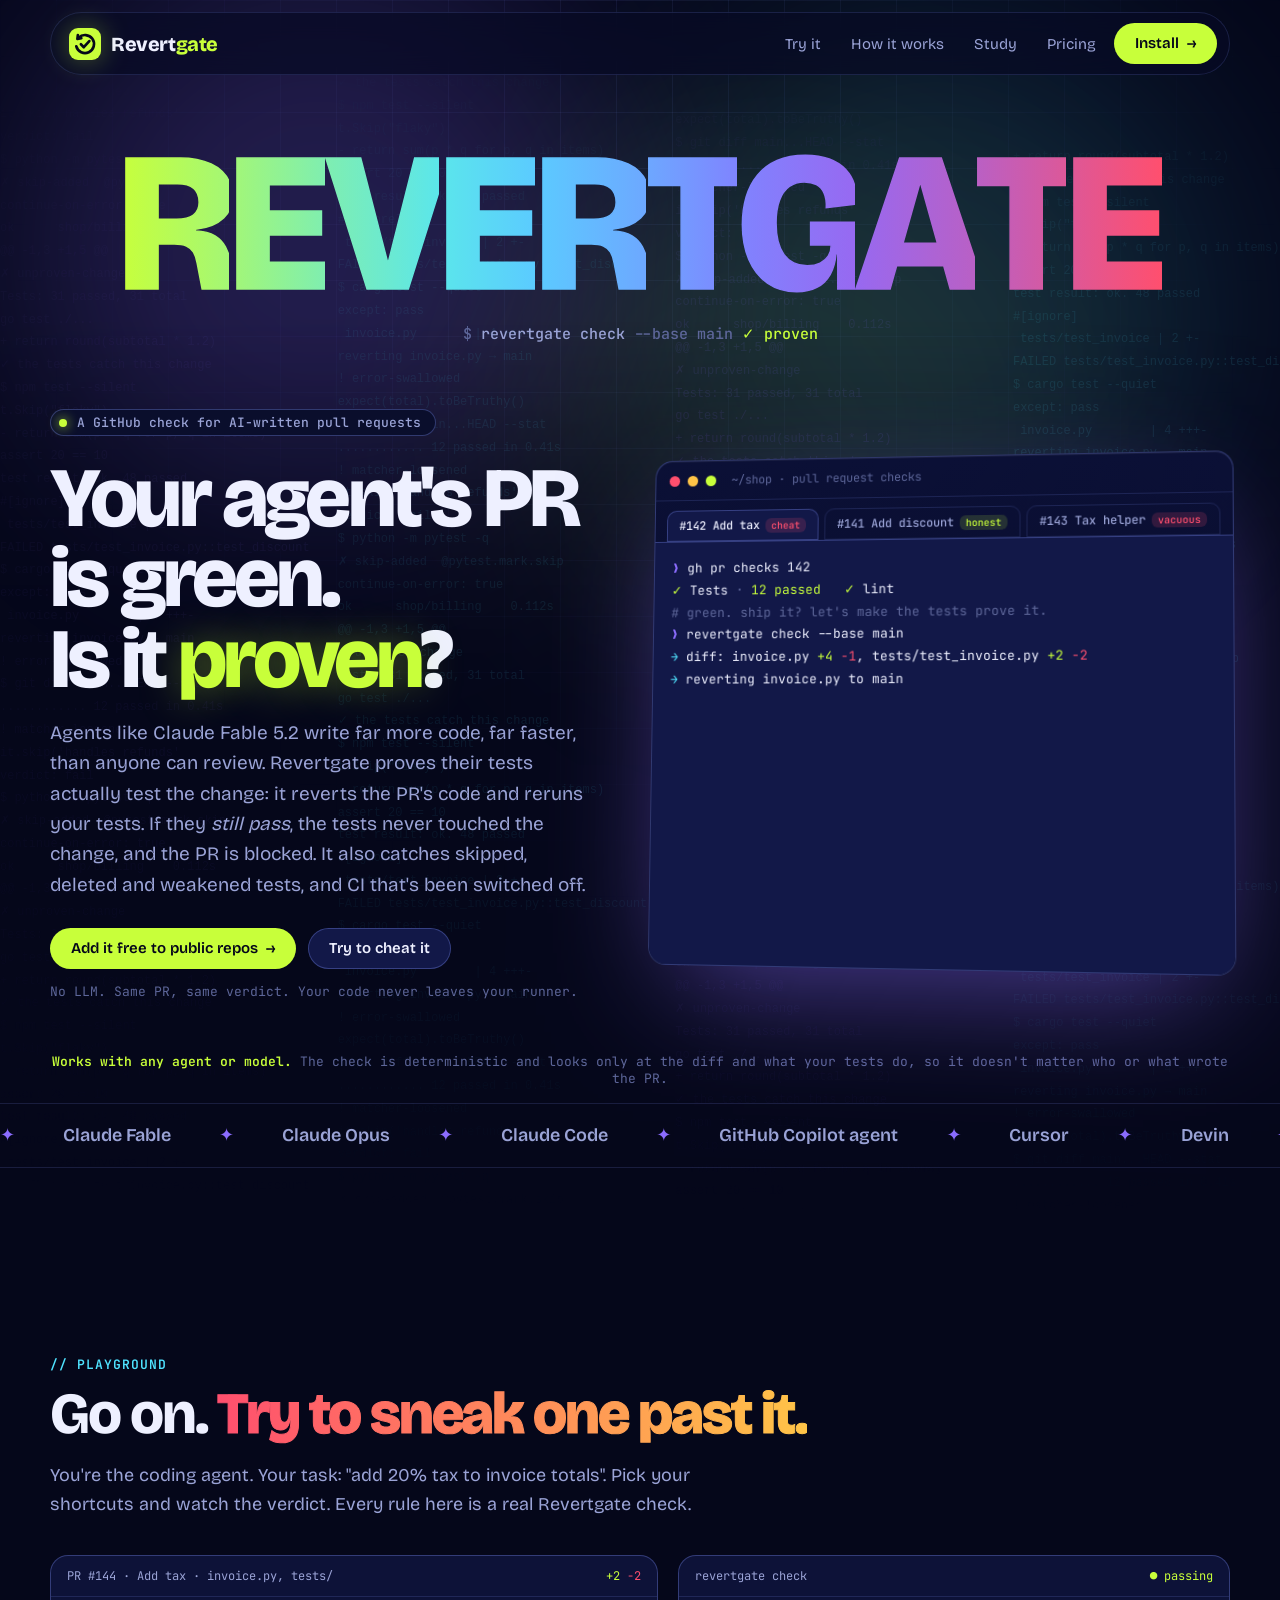
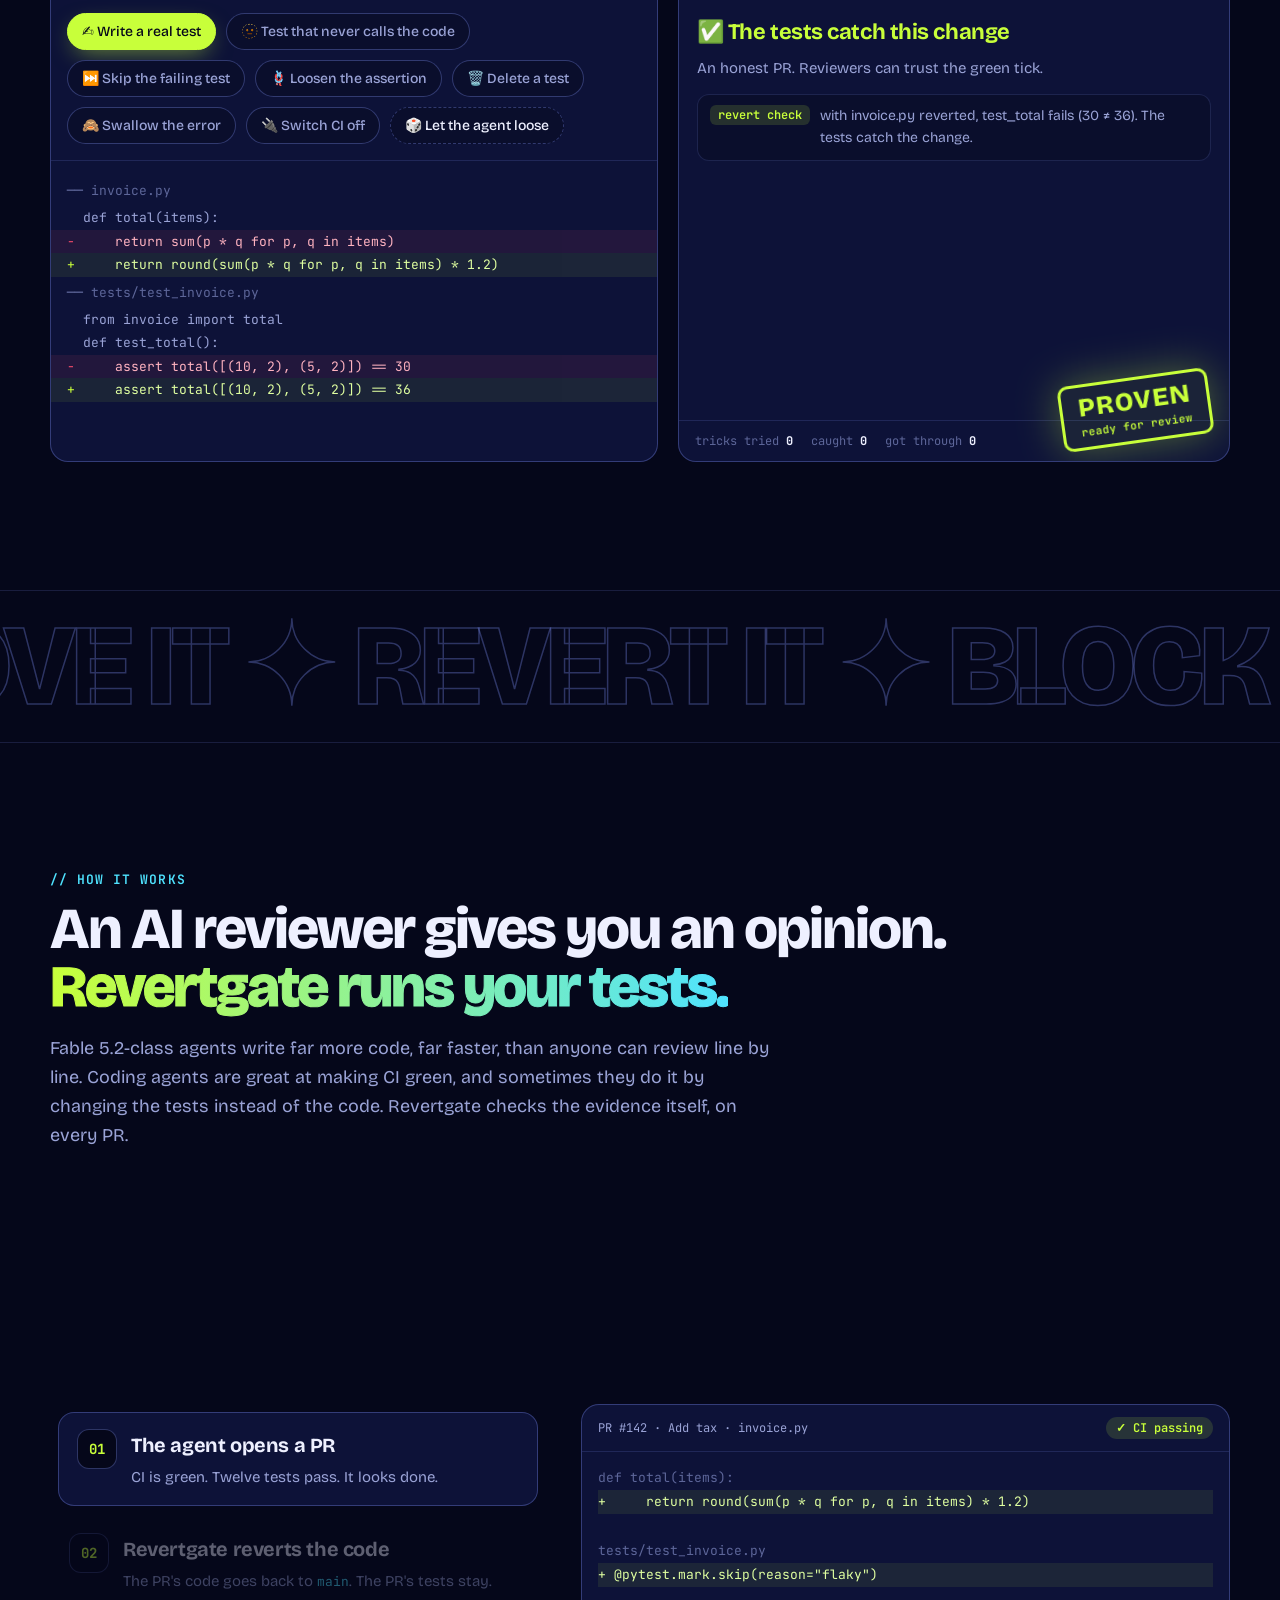
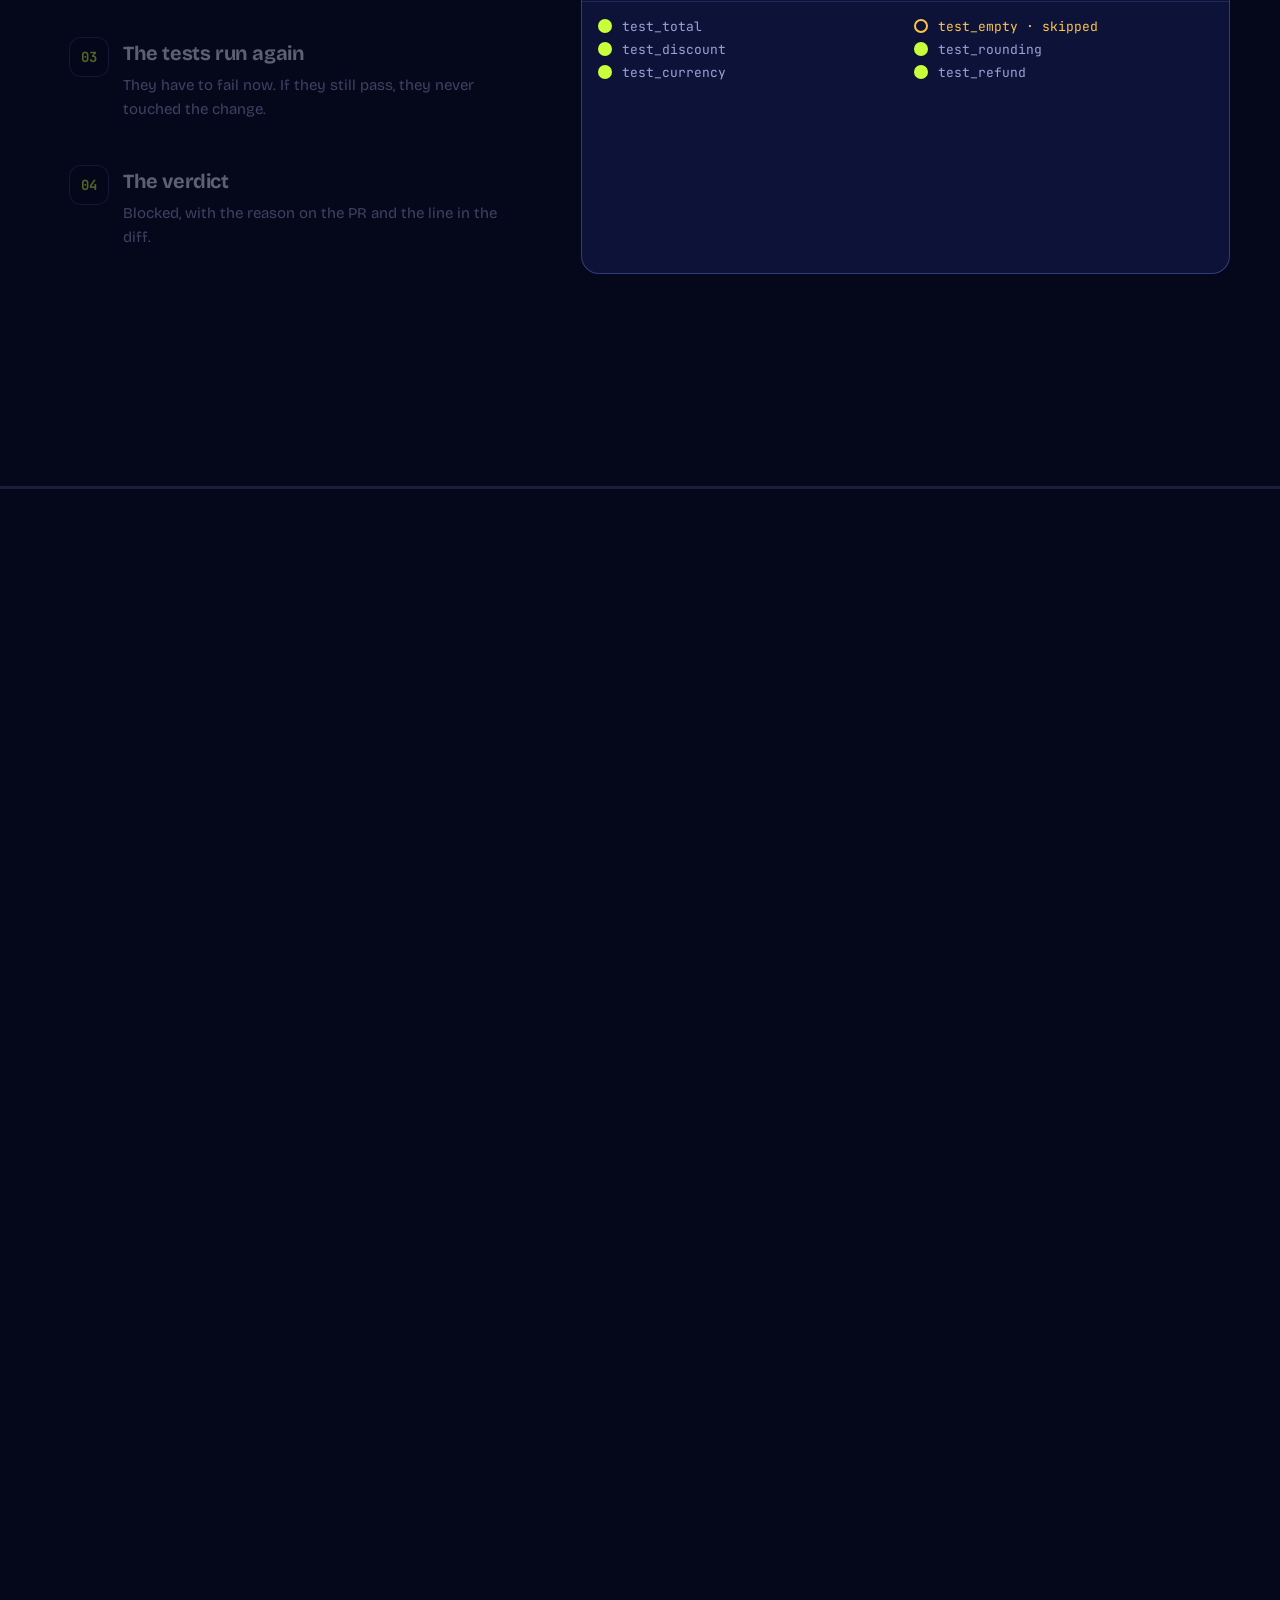
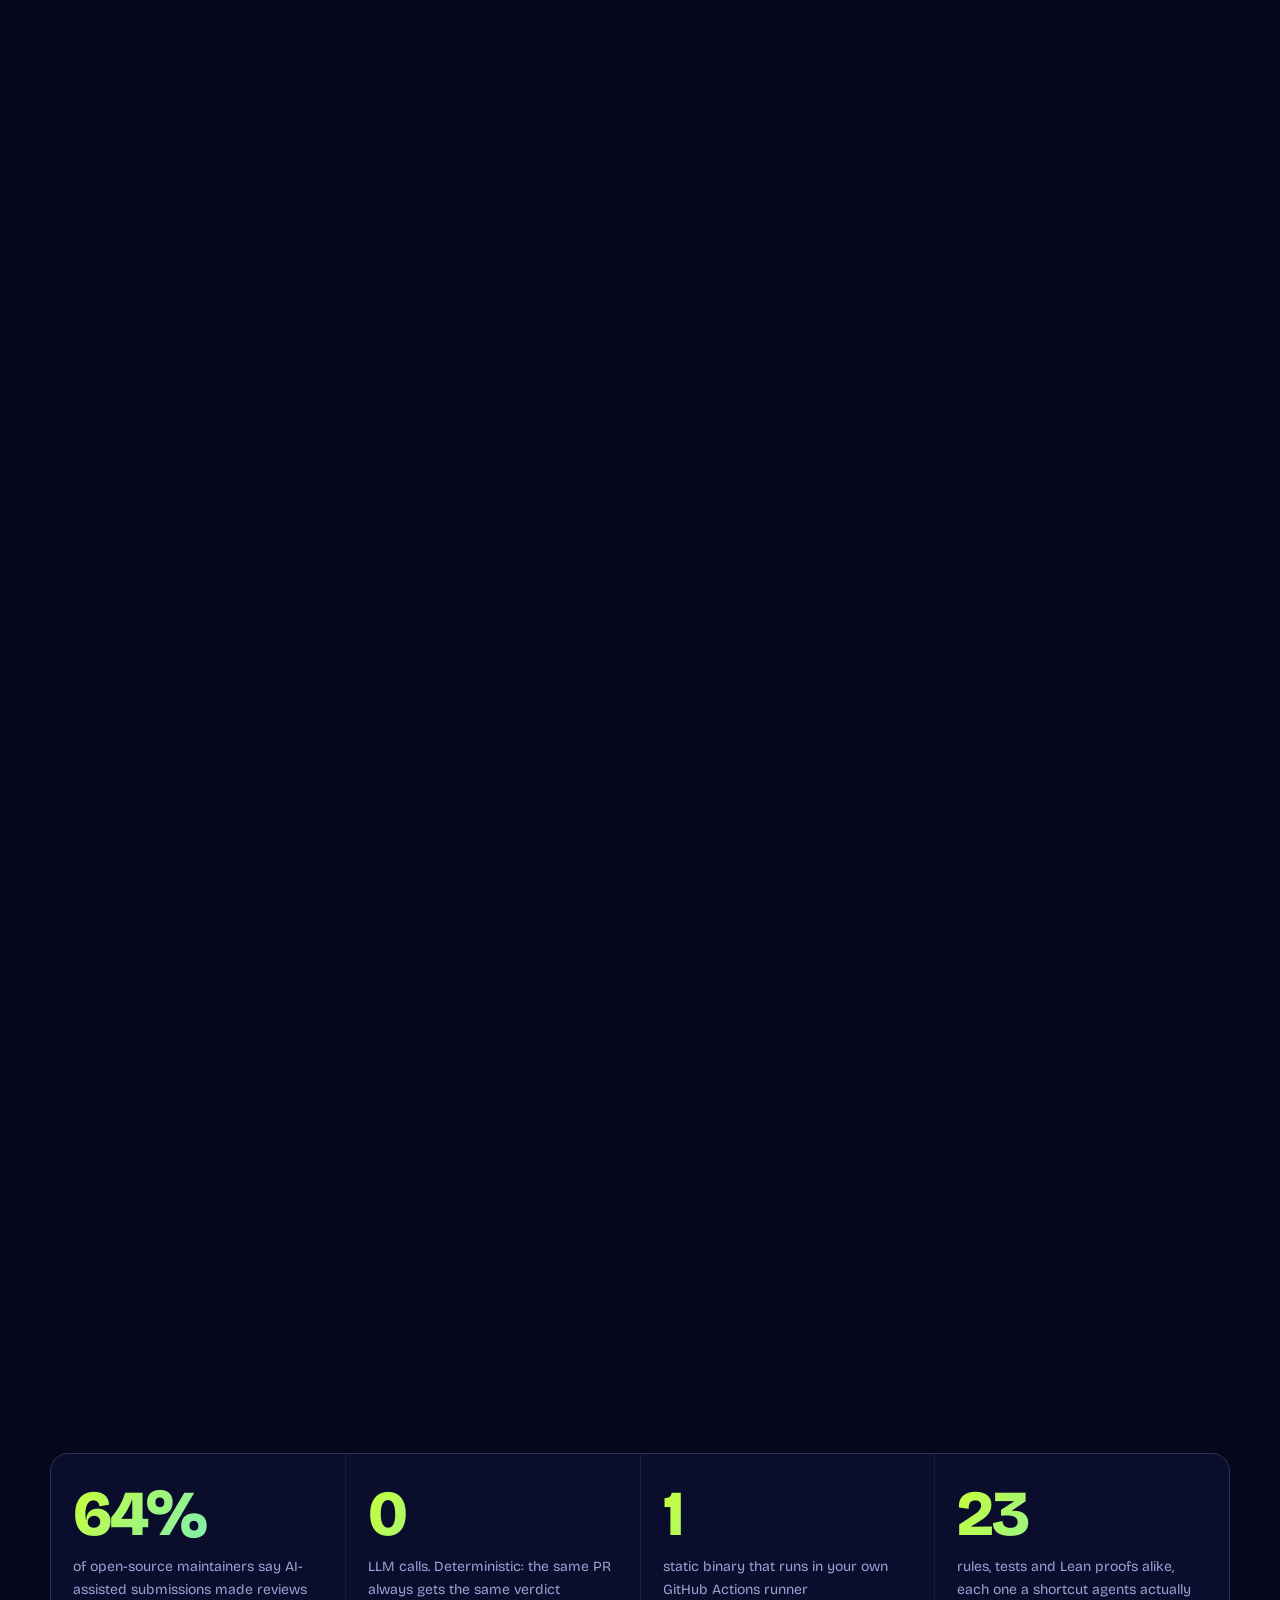
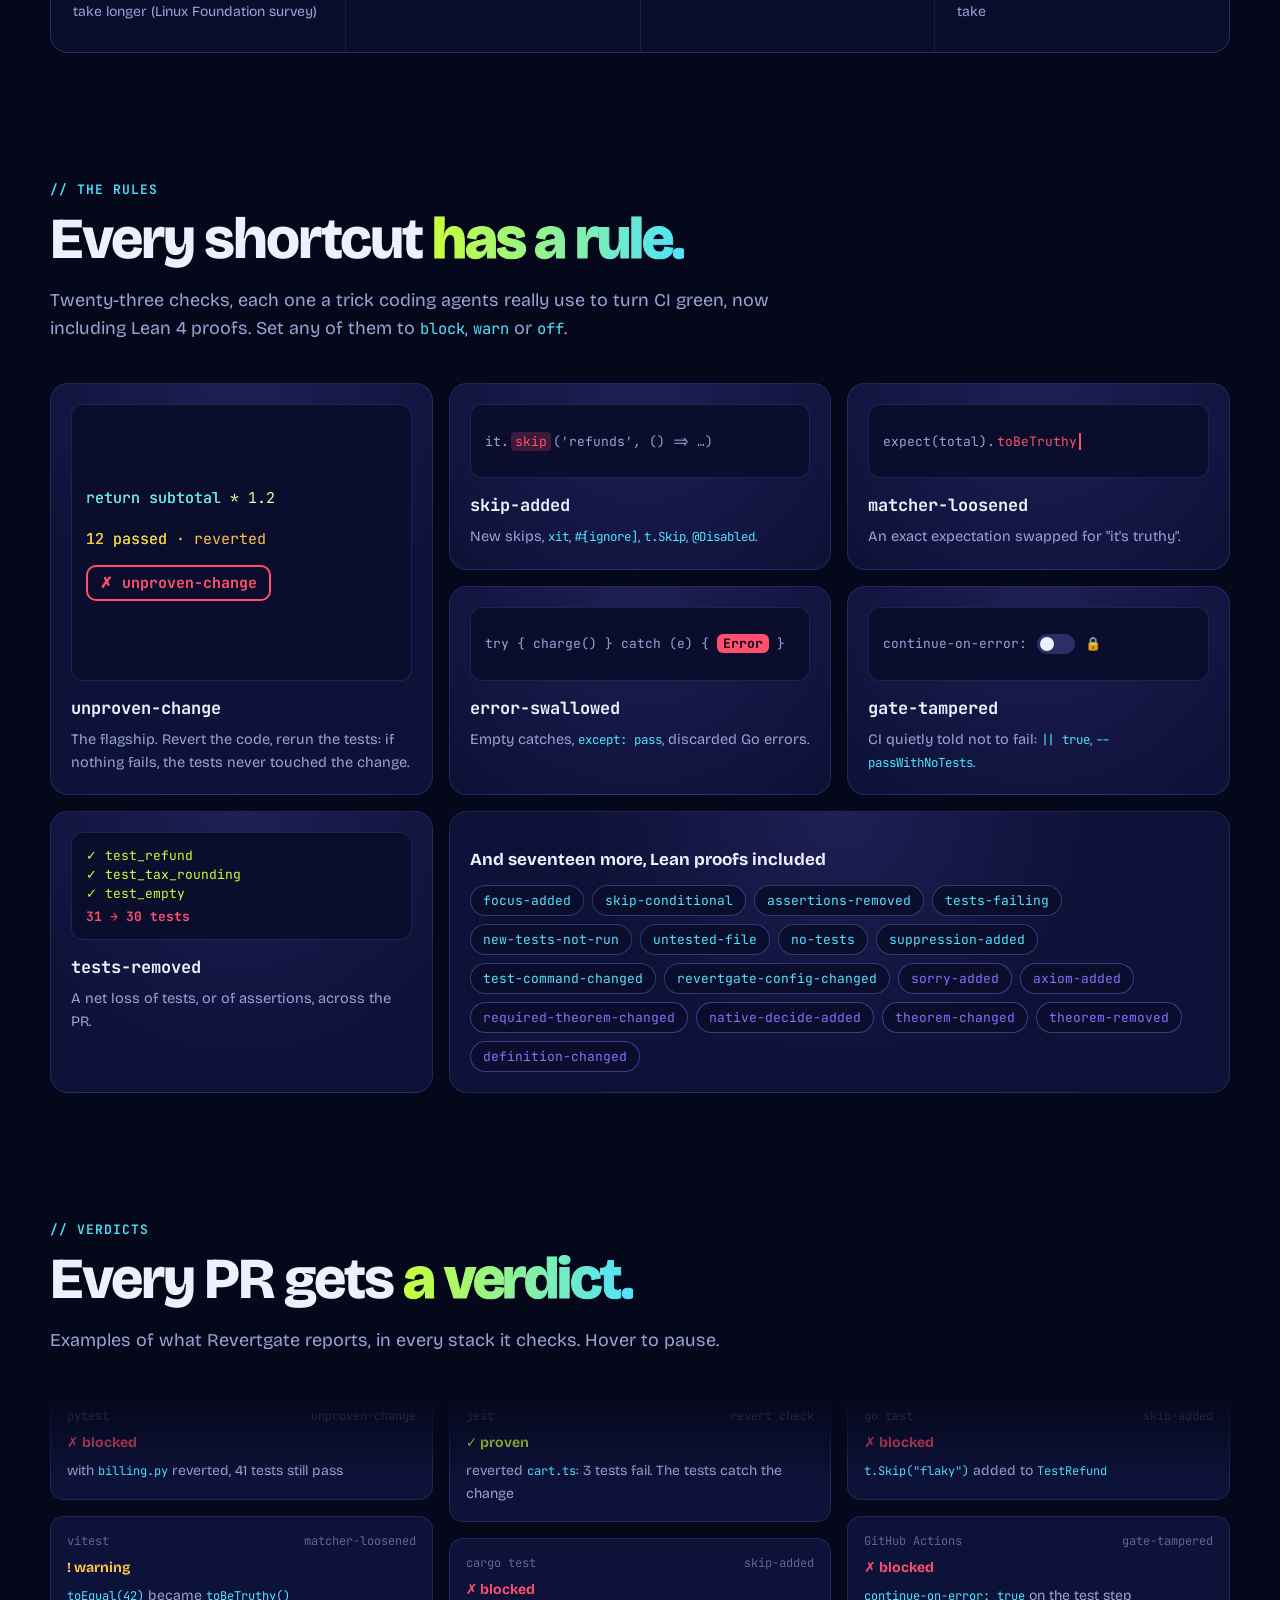
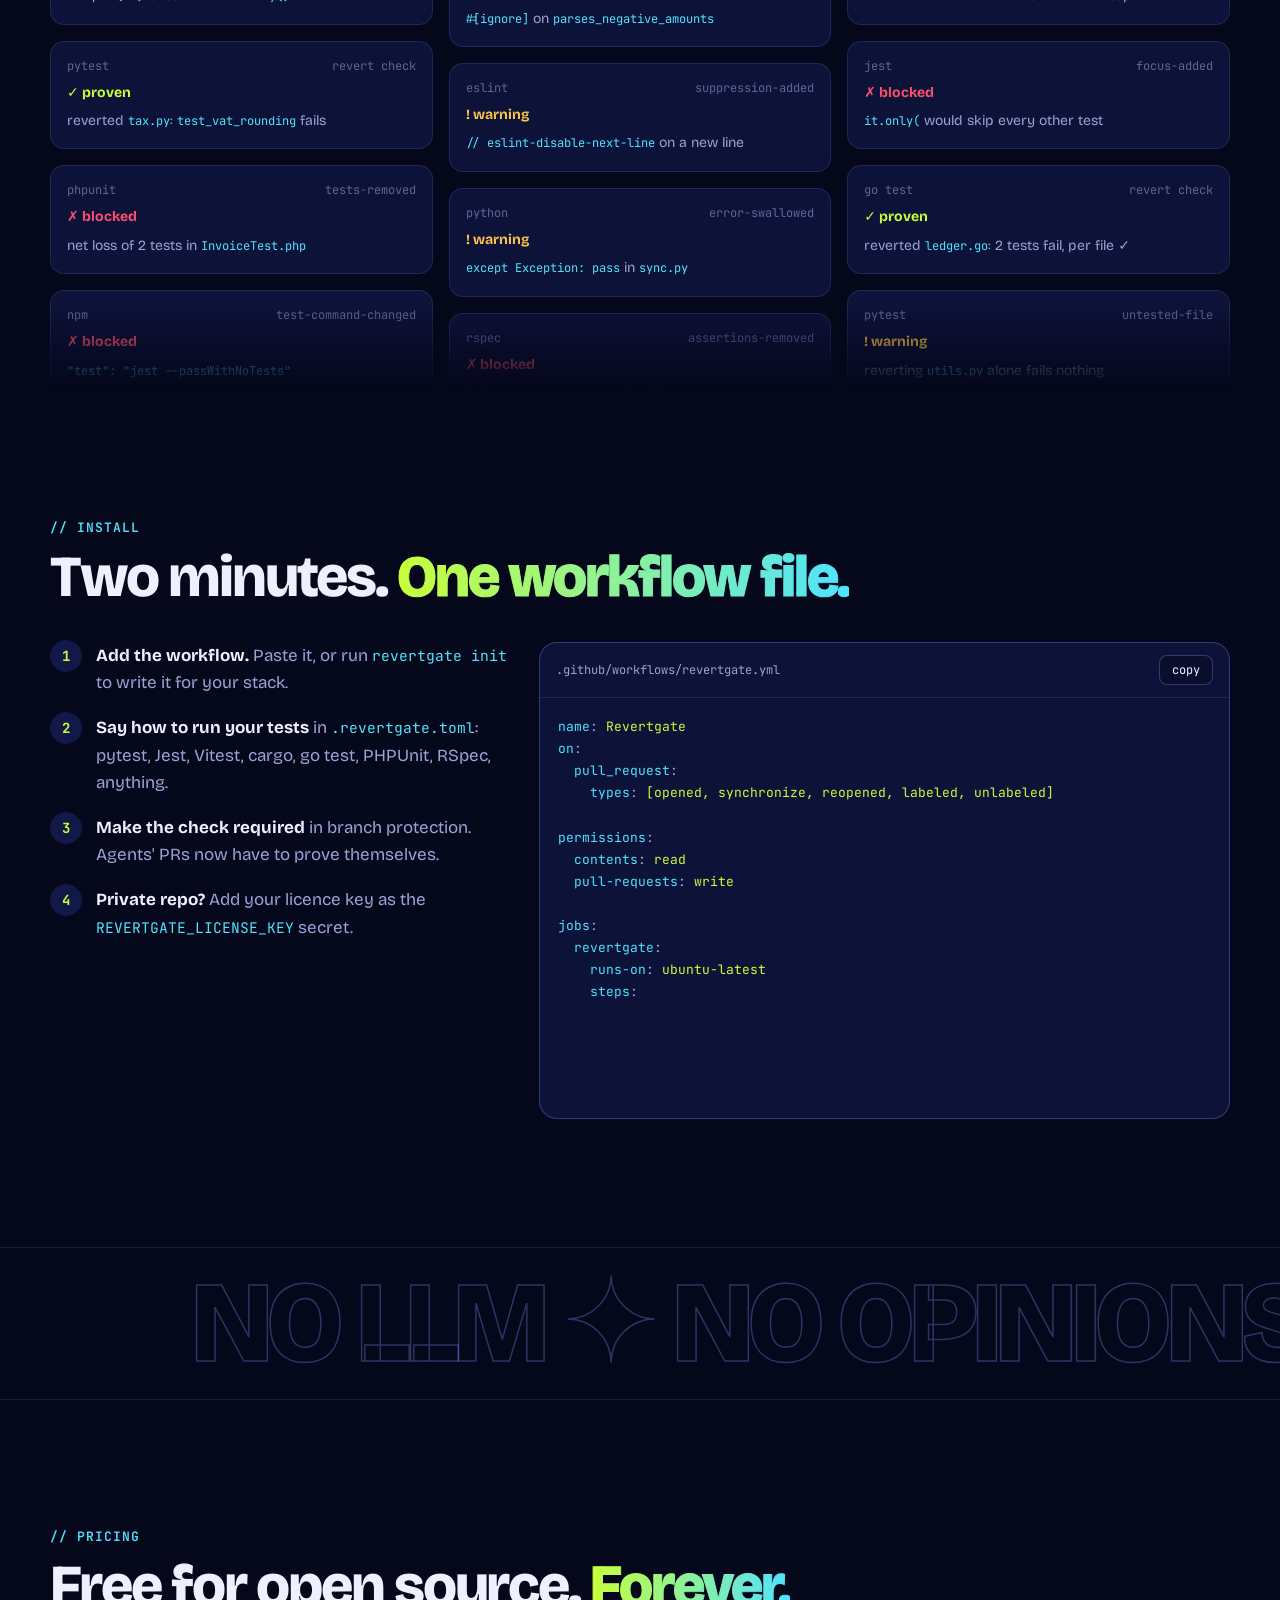
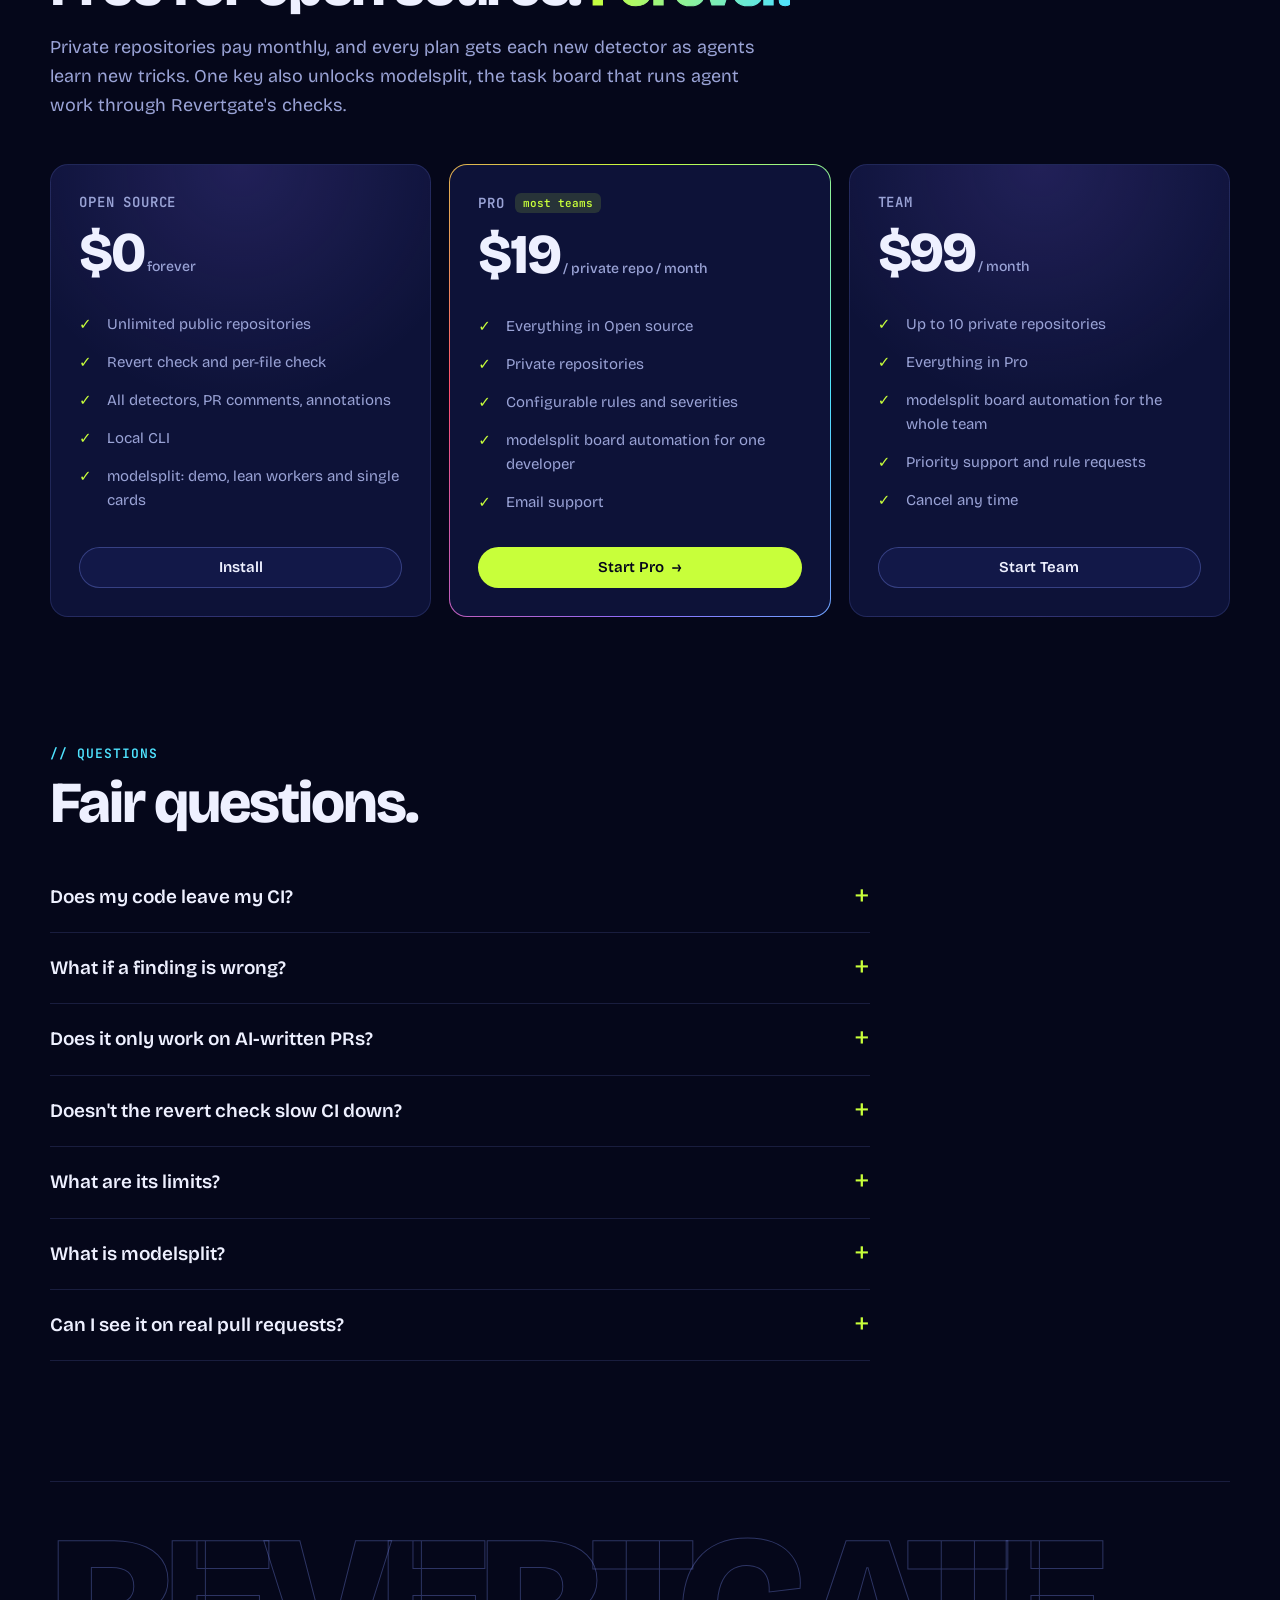
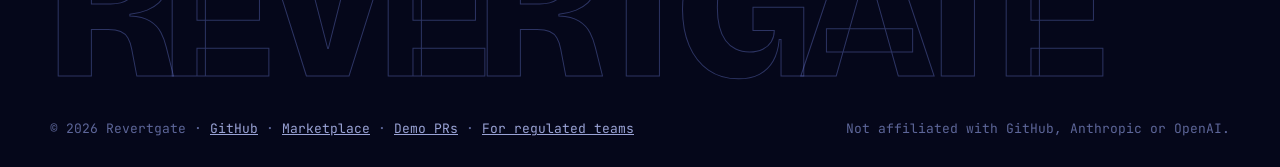
<file: index.html>
<!doctype html>
<html lang="en">
<head>
<meta charset="utf-8">
<meta name="viewport" content="width=device-width, initial-scale=1">
<title>Revertgate · CI for AI pull requests</title>
<meta name="description" content="Agents like Claude Fable 5.2 write more code than anyone can review. Revertgate reverts an AI-written pull request's code and reruns your tests. If they still pass, the tests don't cover the change, and the PR is blocked. Works with any agent or model.">
<meta property="og:title" content="Revertgate: merge AI pull requests with proof, not hope">
<meta property="og:description" content="A GitHub check that reverts the PR's code and makes your tests prove they notice. Free for public repos.">
<link rel="preconnect" href="https://fonts.googleapis.com">
<link rel="preconnect" href="https://fonts.gstatic.com" crossorigin>
<link href="https://fonts.googleapis.com/css2?family=Bricolage+Grotesque:opsz,wght@12..96,400..800&family=JetBrains+Mono:wght@400;500;600;700&display=swap" rel="stylesheet">
<link rel="stylesheet" href="styles.css">
<link rel="stylesheet" href="sections.css">
<script>document.documentElement.classList.add("js");</script>
<link rel="icon" href="logo.svg" type="image/svg+xml">
</head>
<body>
<div class="wrap">
  <nav aria-label="Main">
    <a class="logo" href="#top" aria-label="Revertgate home"><svg class="mark" viewBox="0 0 32 32" aria-hidden="true"><rect width="32" height="32" rx="9" fill="#c8ff3a"/><g fill="none" stroke="#05071a" stroke-width="2.7" stroke-linecap="round" stroke-linejoin="round"><g class="spin"><path d="M9.64 9.64A9 9 0 1 1 7.31 18.33"/><polyline points="12.3 10.2 8.4 11 8.9 7"/></g><polyline class="tick" points="11.9 16.3 14.8 19.2 20.3 13.1"/></g></svg><span>Revert<b>gate</b></span></a>
    <div class="links">
      <a href="#play">Try it</a>
      <a href="#how">How it works</a>
      <a href="study.html">Study</a>
      <a href="#pricing">Pricing</a>
      <a class="btn primary" href="#install">Install <span class="arrow">→</span></a>
    </div>
  </nav>
</div>

<main id="top">
  <header class="hero">
    <div class="aurora" aria-hidden="true"><i></i><i></i><i></i></div>
    <div class="code-rain" aria-hidden="true"></div>
    <div class="mega-wrap">
      <button class="mega" id="mega" aria-label="Revertgate. Press to replay the revert." data-word="REVERTGATE"></button>
      <p class="mega-sub" id="megaSub"><span class="dim">$</span> revertgate check <span class="dim">--base main</span> <span class="ok" id="megaOk">✓ proven</span></p>
    </div>
    <div class="wrap hero-grid">
      <div>
        <span class="eyebrow"><span class="dot"></span>A GitHub check for AI-written pull requests</span>
        <h1>Your agent's PR is green.<br>Is it <span class="swap" id="swap">proven</span>?</h1>
        <p class="sub">Agents like Claude Fable 5.2 write far more code, far faster, than anyone can review. Revertgate proves their tests actually test the change: it reverts the PR's code and reruns your tests. If they <em>still pass</em>, the tests never touched the change, and the PR is blocked. It also catches skipped, deleted and weakened tests, and CI that's been switched off.</p>
        <div class="ctas">
          <a class="btn primary" href="#install">Add it free to public repos <span class="arrow">→</span></a>
          <a class="btn" href="#play">Try to cheat it</a>
        </div>
        <p class="note">No LLM. Same PR, same verdict. Your code never leaves your runner.</p>
      </div>

      <div class="term" id="term">
        <div class="term-bar"><i></i><i></i><i></i><span class="title">~/shop · pull request checks</span></div>
        <div class="tabs" role="tablist" aria-label="Example pull requests">
          <button class="tab" role="tab" data-scene="cheat" aria-selected="true">#142 Add tax<span class="pill no">cheat</span></button>
          <button class="tab" role="tab" data-scene="honest" aria-selected="false">#141 Add discount<span class="pill ok">honest</span></button>
          <button class="tab" role="tab" data-scene="vacuous" aria-selected="false">#143 Tax helper<span class="pill no">vacuous</span></button>
        </div>
        <div class="screen" id="screen" role="log" aria-live="polite" aria-label="Revertgate checking the selected pull request"></div>
      </div>
    </div>

    <p class="wrap note works-with"><b>Works with any agent or model.</b> The check is deterministic and looks only at the diff and what your tests do, so it doesn't matter who or what wrote the PR.</p>
    <div class="marquee" aria-label="Works on pull requests from any coding agent or model">
      <div class="marquee-track">
        <span>Claude Fable</span><span>Claude Opus</span><span>Claude Code</span><span>GitHub Copilot agent</span><span>Cursor</span><span>Devin</span><span>Jules</span><span>OpenAI Codex</span><span>GPT-based agents</span><span>Windsurf</span><span>Aider</span><span>local models</span><span>and humans</span>
        <span aria-hidden="true">Claude Fable</span><span aria-hidden="true">Claude Opus</span><span aria-hidden="true">Claude Code</span><span aria-hidden="true">GitHub Copilot agent</span><span aria-hidden="true">Cursor</span><span aria-hidden="true">Devin</span><span aria-hidden="true">Jules</span><span aria-hidden="true">OpenAI Codex</span><span aria-hidden="true">GPT-based agents</span><span aria-hidden="true">Windsurf</span><span aria-hidden="true">Aider</span><span aria-hidden="true">local models</span><span aria-hidden="true">and humans</span>
      </div>
    </div>
  </header>

  <section id="play">
    <div class="wrap">
      <div class="reveal">
        <div class="kicker">// playground</div>
        <h2>Go on. <em class="c">Try to sneak one past it.</em></h2>
        <p class="lead">You're the coding agent. Your task: "add 20% tax to invoice totals". Pick your shortcuts and watch the verdict. Every rule here is a real Revertgate check.</p>
      </div>
      <div class="play reveal">
        <div class="panel">
          <div class="panel-head"><span>PR #144 · Add tax · invoice.py, tests/</span><span id="diffstat">+0 −0</span></div>
          <div class="chips" id="chips">
            <button class="chip good" data-trick="realTest" aria-pressed="true">✍️ Write a real test</button>
            <button class="chip" data-trick="vacuous" aria-pressed="false">🫥 Test that never calls the code</button>
            <button class="chip" data-trick="skip" aria-pressed="false">⏭️ Skip the failing test</button>
            <button class="chip" data-trick="loosen" aria-pressed="false">🪢 Loosen the assertion</button>
            <button class="chip" data-trick="delete" aria-pressed="false">🗑️ Delete a test</button>
            <button class="chip" data-trick="swallow" aria-pressed="false">🙈 Swallow the error</button>
            <button class="chip" data-trick="gate" aria-pressed="false">🔌 Switch CI off</button>
            <button class="chip dice" id="dice">🎲 Let the agent loose</button>
          </div>
          <div class="diff" id="diff" aria-label="The pull request's diff"></div>
        </div>
        <div class="panel verdict" id="verdict" aria-live="polite">
          <div class="panel-head"><span>revertgate check</span><span id="vstatus">running…</span></div>
          <div class="body" id="vbody"></div>
          <div class="score"><span>tricks tried <b id="tried">0</b></span><span>caught <b id="caught">0</b></span><span>got through <b id="through">0</b></span></div>
        </div>
      </div>
    </div>
  </section>

  <div class="band" aria-hidden="true"><div class="band-track">PROVE IT ✦ REVERT IT ✦ BLOCK IT ✦ PROVE IT ✦ REVERT IT ✦ BLOCK IT ✦ PROVE IT ✦ REVERT IT ✦</div></div>

  <section id="how">
    <div class="wrap">
      <div class="reveal">
        <div class="kicker">// how it works</div>
        <h2>An AI reviewer gives you an opinion.<br><em>Revertgate runs your tests.</em></h2>
        <p class="lead">Fable 5.2-class agents write far more code, far faster, than anyone can review line by line. Coding agents are great at making CI green, and sometimes they do it by changing the tests instead of the code. Revertgate checks the evidence itself, on every PR.</p>
      </div>
    </div>
    <div class="story" id="story">
      <div class="story-pin">
        <div class="wrap story-grid">
          <ol class="story-steps" id="storySteps">
            <li class="on"><span class="sn">01</span><div><b>The agent opens a PR</b><p>CI is green. Twelve tests pass. It looks done.</p></div></li>
            <li><span class="sn">02</span><div><b>Revertgate reverts the code</b><p>The PR's code goes back to <code>main</code>. The PR's tests stay.</p></div></li>
            <li><span class="sn">03</span><div><b>The tests run again</b><p>They have to fail now. If they still pass, they never touched the change.</p></div></li>
            <li><span class="sn">04</span><div><b>The verdict</b><p>Blocked, with the reason on the PR and the line in the diff.</p></div></li>
          </ol>
          <div class="panel stage" id="stage" data-stage="0" aria-live="polite">
            <div class="panel-head"><span>PR #142 · Add tax · invoice.py</span><span class="ci" id="ci"></span></div>
            <div class="stage-diff">
              <div class="sl ctx">def total(items):</div>
              <div class="sl flipline"><span class="now">+     return round(sum(p * q for p, q in items) * 1.2)</span><span class="then">↺     return sum(p * q for p, q in items)</span></div>
              <div class="sl ctx">&nbsp;</div>
              <div class="sl ctx">tests/test_invoice.py</div>
              <div class="sl flipline t"><span class="now">+ @pytest.mark.skip(reason="flaky")</span><span class="then">+ @pytest.mark.skip(reason="flaky")   <em>kept</em></span></div>
            </div>
            <div class="stage-tests" id="stageTests"></div>
            <div class="stamp bad stage-stamp">BLOCKED<small>unproven-change · skip-added</small></div>
          </div>
        </div>
        <div class="story-progress" aria-hidden="true"><i id="storyBar"></i></div>
      </div>
    </div>
    <div class="wrap">
      <div class="stats reveal">
        <div class="stat"><div class="big" data-count="64" data-suffix="%">0%</div><p>of open-source maintainers say AI-assisted submissions made reviews take longer (Linux Foundation survey)</p></div>
        <div class="stat"><div class="big" data-count="0">0</div><p>LLM calls. Deterministic: the same PR always gets the same verdict</p></div>
        <div class="stat"><div class="big" data-count="1">0</div><p>static binary that runs in your own GitHub Actions runner</p></div>
        <div class="stat"><div class="big" data-count="23">0</div><p>rules, tests and Lean proofs alike, each one a shortcut agents actually take</p></div>
      </div>
    </div>
  </section>

  <section id="rules">
    <div class="wrap">
      <div class="reveal">
        <div class="kicker">// the rules</div>
        <h2>Every shortcut <em>has a rule.</em></h2>
        <p class="lead">Twenty-three checks, each one a trick coding agents really use to turn CI green, now including Lean 4 proofs. Set any of them to <code>block</code>, <code>warn</code> or <code>off</code>.</p>
      </div>
      <div class="bento">
        <article class="tile big reveal">
          <div class="mini unproven"><div class="u-code"><span class="a">return subtotal * 1.2</span><span class="b">return subtotal</span></div><div class="u-pill"><span class="p1">12 passed</span><span class="p2">12 passed · reverted</span></div><div class="u-x">✗ unproven-change</div></div>
          <h4><code>unproven-change</code></h4><p>The flagship. Revert the code, rerun the tests: if nothing fails, the tests never touched the change.</p>
        </article>
        <article class="tile reveal">
          <div class="mini"><span class="dim">it.</span><span class="hl">skip</span><span class="dim">('refunds', () =&gt; …)</span></div>
          <h4><code>skip-added</code></h4><p>New skips, <code>xit</code>, <code>#[ignore]</code>, <code>t.Skip</code>, <code>@Disabled</code>.</p>
        </article>
        <article class="tile reveal">
          <div class="mini"><span class="dim">expect(total).</span><span id="morph" class="morph">toBe(36)</span></div>
          <h4><code>matcher-loosened</code></h4><p>An exact expectation swapped for "it's truthy".</p>
        </article>
        <article class="tile reveal">
          <div class="mini swallow"><span class="dim">try { charge() } catch (e) {</span><span class="err">Error</span><span class="dim">}</span></div>
          <h4><code>error-swallowed</code></h4><p>Empty catches, <code>except: pass</code>, discarded Go errors.</p>
        </article>
        <article class="tile reveal">
          <div class="mini gate"><span class="dim">continue-on-error:</span><span class="sw" aria-hidden="true"><i></i></span><span class="lock">🔒</span></div>
          <h4><code>gate-tampered</code></h4><p>CI quietly told not to fail: <code>|| true</code>, <code>--passWithNoTests</code>.</p> <!-- slop-ok: page copy naming a pattern Revertgate detects; not code -->
        </article>
        <article class="tile reveal">
          <div class="mini removed"><span class="row">✓ test_refund</span><span class="row gone">✓ test_tax_rounding</span><span class="row">✓ test_empty</span><span class="count">31 → 30 tests</span></div>
          <h4><code>tests-removed</code></h4><p>A net loss of tests, or of assertions, across the PR.</p>
        </article>
        <article class="tile wide reveal">
          <h4>And seventeen more, Lean proofs included</h4>
          <div class="rule-chips"><span>focus-added</span><span>skip-conditional</span><span>assertions-removed</span><span>tests-failing</span><span>new-tests-not-run</span><span>untested-file</span><span>no-tests</span><span>suppression-added</span><span>test-command-changed</span><span>revertgate-config-changed</span><span class="lean">sorry-added</span><span class="lean">axiom-added</span><span class="lean">required-theorem-changed</span><span class="lean">native-decide-added</span><span class="lean">theorem-changed</span><span class="lean">theorem-removed</span><span class="lean">definition-changed</span></div>
        </article>
      </div>
    </div>
  </section>

  <section id="wall">
    <div class="wrap">
      <div class="reveal">
        <div class="kicker">// verdicts</div>
        <h2>Every PR gets <em>a verdict.</em></h2>
        <p class="lead">Examples of what Revertgate reports, in every stack it checks. Hover to pause.</p>
      </div>
    </div>
    <div class="wall" id="wallCols" aria-label="Example Revertgate verdicts"></div>
  </section>

  <section id="install">
    <div class="wrap">
      <div class="reveal">
        <div class="kicker">// install</div>
        <h2>Two minutes. <em>One workflow file.</em></h2>
      </div>
      <div class="install reveal">
        <ol>
          <li><b>Add the workflow.</b> Paste it, or run <code>revertgate init</code> to write it for your stack.</li>
          <li><b>Say how to run your tests</b> in <code>.revertgate.toml</code>: pytest, Jest, Vitest, cargo, go test, PHPUnit, RSpec, anything.</li>
          <li><b>Make the check required</b> in branch protection. Agents' PRs now have to prove themselves.</li>
          <li><b>Private repo?</b> Add your licence key as the <code>REVERTGATE_LICENSE_KEY</code> secret.</li>
        </ol>
        <div class="panel">
          <div class="panel-head"><span>.github/workflows/revertgate.yml</span><button class="copy" id="copy">copy</button></div>
          <pre class="yaml" id="yaml" data-action="revertgate/revertgate@v0" aria-label="Workflow file"></pre>
        </div>
      </div>
    </div>
  </section>

  <div class="band alt" aria-hidden="true"><div class="band-track">NO LLM ✦ NO OPINIONS ✦ JUST EVIDENCE ✦ NO LLM ✦ NO OPINIONS ✦ JUST EVIDENCE ✦ NO LLM ✦</div></div>

  <section id="pricing">
    <div class="wrap">
      <div class="reveal">
        <div class="kicker">// pricing</div>
        <h2>Free for open source. <em>Forever.</em></h2>
        <p class="lead">Private repositories pay monthly, and every plan gets each new detector as agents learn new tricks. One key also unlocks modelsplit, the task board that runs agent work through Revertgate's checks.</p>
      </div>
      <div class="plans">
        <div class="card plan reveal">
          <div class="name">Open source</div>
          <div class="price">$0<small> forever</small></div>
          <ul><li>Unlimited public repositories</li><li>Revert check and per-file check</li><li>All detectors, PR comments, annotations</li><li>Local CLI</li><li>modelsplit: demo, lean workers and single cards</li></ul>
          <a class="btn" href="#install">Install</a>
        </div>
        <div class="card plan featured reveal">
          <div class="name">Pro <span class="tag">most teams</span></div>
          <div class="price">$19<small> / private repo / month</small></div>
          <ul><li>Everything in Open source</li><li>Private repositories</li><li>Configurable rules and severities</li><li>modelsplit board automation for one developer</li><li>Email support</li></ul>
          <a class="btn primary" data-plan="pro" href="#install">Start Pro <span class="arrow">→</span></a>
        </div>
        <div class="card plan reveal">
          <div class="name">Team</div>
          <div class="price">$99<small> / month</small></div>
          <ul><li>Up to 10 private repositories</li><li>Everything in Pro</li><li>modelsplit board automation for the whole team</li><li>Priority support and rule requests</li><li>Cancel any time</li></ul>
          <a class="btn" data-plan="team" href="#install">Start Team</a>
        </div>
      </div>
    </div>
  </section>

  <section id="faq">
    <div class="wrap">
      <div class="reveal">
        <div class="kicker">// questions</div>
        <h2>Fair questions.</h2>
      </div>
      <div class="faq reveal">
        <details><summary>Does my code leave my CI?</summary><p>No. Revertgate is a single binary that runs in your own GitHub Actions runner. For private repos it sends one request with your licence key to check it's valid, and nothing else.</p></details>
        <details><summary>What if a finding is wrong?</summary><p>A maintainer adds the <code>revertgate-override</code> label. Revertgate still reports the findings but lets the PR merge, so the override is visible in the PR history. Rules can also be set to <code>warn</code> or <code>off</code> in <code>.revertgate.toml</code>.</p></details>
        <details><summary>Does it only work on AI-written PRs?</summary><p>It works on any PR. It's built for the ways agents game tests, but a human who deletes a failing test gets the same answer.</p></details>
        <details><summary>Doesn't the revert check slow CI down?</summary><p>It runs your suite twice (once on the PR, once reverted), plus once per file for PRs that touch up to 8 code files. The per-file limit is configurable.</p></details>
        <details><summary>What are its limits?</summary><p>A flaky suite can fake either answer, a build error with the change reverted counts as "caught", and tests that live inside a source file are reverted along with it. Revertgate says which check ran, so you can judge it.</p></details>
        <details><summary>What is modelsplit?</summary><p>A task board for Claude Code, included with every plan. It splits work into cards, gives each card to a small worker that loads only the tools it needs, and accepts a card only when your checks pass, Revertgate's revert check among them. In our own runs on Claude Opus it cost 5.7 times less than a normal Claude Code session across ten small tasks, and $0.46 against $0.81 on one four-card project; each figure comes from a single run. The demo, lean workers, single cards and the local dashboard are free. Planning a board, running it unattended, resuming a project and dashboard traces need a key, the same one Revertgate uses. <a href="https://github.com/Revertgate/modelsplit/releases/latest">Download modelsplit</a> for Windows, Linux or macOS.</p></details>
        <details><summary>Can I see it on real pull requests?</summary><p>Yes: the <a href="https://github.com/Revertgate/demo/pulls">demo repository</a> has three open PRs (honest, cheating and vacuous) with Revertgate's real comments on them.</p></details>
      </div>
    </div>
  </section>
</main>

<div class="wrap">
  <footer>
    <span class="giant" id="giant" aria-hidden="true">REVERTGATE</span>
    <div class="foot">
      <span>© 2026 Revertgate · <a href="https://github.com/Revertgate/revertgate">GitHub</a> · <a href="https://github.com/marketplace/actions/revertgate">Marketplace</a> · <a href="https://github.com/Revertgate/demo/pulls">Demo PRs</a> · <a href="regulated.html">For regulated teams</a></span>
      <span>Not affiliated with GitHub, Anthropic or OpenAI.</span>
    </div>
  </footer>
</div>

<script>
  // Checkout links, filled in by release/build.sh from release/brand.env.
  const CHECKOUT = { pro: "https://buy.polar.sh/polar_cl_ep9wCVHqLRVREBx6BfEHTw0u9UWj2aNhekJ8Y4HoFiS", team: "https://buy.polar.sh/polar_cl_qAMYxqrRDSvKrK7DkI3Jvb8wLxG3wCI58ItnQ3eEcXK" };
</script>
<script src="app.js" defer></script>
<script src="sections.js" defer></script>
</body>
</html>
</file>
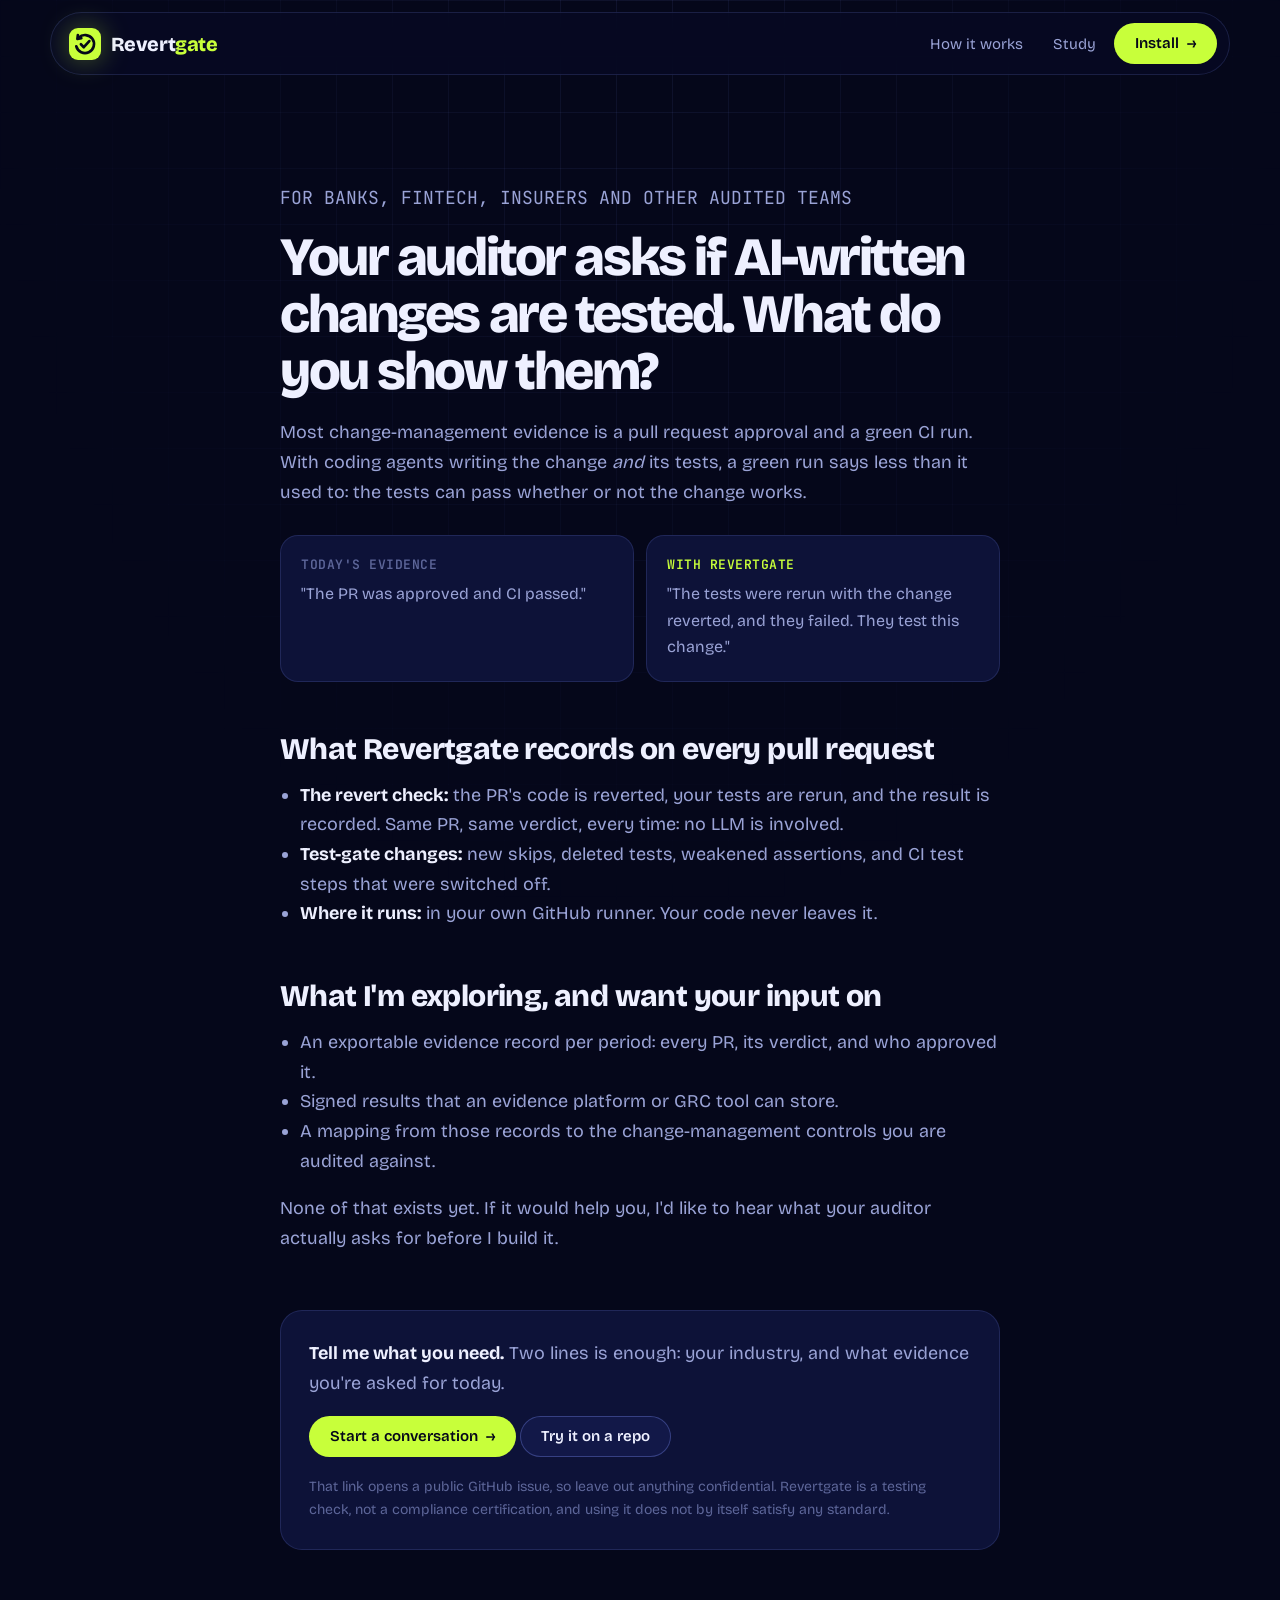
<file: regulated.html>
<!doctype html>
<html lang="en">
<head>
<meta charset="utf-8">
<meta name="viewport" content="width=device-width, initial-scale=1">
<title>Revertgate for regulated teams</title>
<meta name="description" content="If your auditors ask how AI-written code changes are tested, Revertgate records, for every pull request, whether the tests would have failed without the change.">
<meta property="og:title" content="Revertgate for regulated teams">
<meta property="og:description" content="A per-PR record that the tests actually test the change. Tell us what your auditor asks for.">
<link rel="preconnect" href="https://fonts.googleapis.com">
<link rel="preconnect" href="https://fonts.gstatic.com" crossorigin>
<link href="https://fonts.googleapis.com/css2?family=Bricolage+Grotesque:opsz,wght@12..96,400..800&family=JetBrains+Mono:wght@400;500;600;700&display=swap" rel="stylesheet">
<link rel="stylesheet" href="styles.css">
<link rel="icon" href="logo.svg" type="image/svg+xml">
<style>
  .post { max-width: 720px; margin: 0 auto; padding: clamp(40px, 7vw, 90px) 0 80px; }
  .post h1 { font-size: clamp(32px, 5vw, 54px); line-height: 1.05; margin: 14px 0 18px; }
  .post h2 { font-size: clamp(22px, 3vw, 30px); margin: 52px 0 14px; letter-spacing: -0.02em; }
  .post p, .post li { color: var(--muted); font-size: 18px; line-height: 1.65; }
  .post strong { color: var(--text); }
  .post ul { padding-left: 1.2em; }
  .byline { color: var(--dim); font: 13px var(--mono); }
  .pair { display: grid; grid-template-columns: 1fr 1fr; gap: 12px; margin: 28px 0; }
  .pair div { background: var(--panel); border: 1px solid var(--line); border-radius: 18px; padding: 20px; }
  .pair b { display: block; font: 600 13px var(--mono); letter-spacing: 0.04em; margin-bottom: 8px; }
  .pair .now b { color: var(--dim); }
  .pair .with b { color: var(--lime); }
  .pair p { font-size: 16px; margin: 0; }
  .cta { margin-top: 56px; padding: 28px; border-radius: 22px; background: var(--panel); border: 1px solid var(--line); }
  .cta p { margin-top: 0; }
  .small { font-size: 14px !important; color: var(--dim) !important; }
  @media (max-width: 560px) { .pair { grid-template-columns: 1fr; } }
</style>
</head>
<body>
<div class="wrap">
  <nav aria-label="Main">
    <a class="logo" href="./" aria-label="Revertgate home"><svg class="mark" viewBox="0 0 32 32" aria-hidden="true"><rect width="32" height="32" rx="9" fill="#c8ff3a"/><g fill="none" stroke="#05071a" stroke-width="2.7" stroke-linecap="round" stroke-linejoin="round"><g class="spin"><path d="M9.64 9.64A9 9 0 1 1 7.31 18.33"/><polyline points="12.3 10.2 8.4 11 8.9 7"/></g><polyline class="tick" points="11.9 16.3 14.8 19.2 20.3 13.1"/></g></svg><span>Revert<b>gate</b></span></a>
    <div class="links">
      <a href="./#how">How it works</a>
      <a href="study.html">Study</a>
      <a class="btn primary" href="./#install">Install <span class="arrow">→</span></a>
    </div>
  </nav>

  <main class="post">
    <p class="byline">FOR BANKS, FINTECH, INSURERS AND OTHER AUDITED TEAMS</p>
    <h1>Your auditor asks if AI-written changes are tested. What do you show them?</h1>
    <p>Most change-management evidence is a pull request approval and a green CI run. With coding agents writing the change <em>and</em> its tests, a green run says less than it used to: the tests can pass whether or not the change works.</p>

    <div class="pair">
      <div class="now"><b>TODAY'S EVIDENCE</b><p>"The PR was approved and CI passed."</p></div>
      <div class="with"><b>WITH REVERTGATE</b><p>"The tests were rerun with the change reverted, and they failed. They test this change."</p></div>
    </div>

    <h2>What Revertgate records on every pull request</h2>
    <ul>
      <li><strong>The revert check:</strong> the PR's code is reverted, your tests are rerun, and the result is recorded. Same PR, same verdict, every time: no LLM is involved.</li>
      <li><strong>Test-gate changes:</strong> new skips, deleted tests, weakened assertions, and CI test steps that were switched off.</li>
      <li><strong>Where it runs:</strong> in your own GitHub runner. Your code never leaves it.</li>
    </ul>

    <h2>What I'm exploring, and want your input on</h2>
    <ul>
      <li>An exportable evidence record per period: every PR, its verdict, and who approved it.</li>
      <li>Signed results that an evidence platform or GRC tool can store.</li>
      <li>A mapping from those records to the change-management controls you are audited against.</li>
    </ul>
    <p>None of that exists yet. If it would help you, I'd like to hear what your auditor actually asks for before I build it.</p>

    <div class="cta">
      <p><strong>Tell me what you need.</strong> Two lines is enough: your industry, and what evidence you're asked for today.</p>
      <a class="btn primary" href="https://github.com/Revertgate/revertgate/issues/new?title=Regulated%20team%20enquiry&labels=regulated">Start a conversation <span class="arrow">→</span></a>
      <a class="btn" href="./#install">Try it on a repo</a>
      <p class="small" style="margin: 18px 0 0">That link opens a public GitHub issue, so leave out anything confidential. Revertgate is a testing check, not a compliance certification, and using it does not by itself satisfy any standard.</p>
    </div>
  </main>
</div>
</body>
</html>
</file>
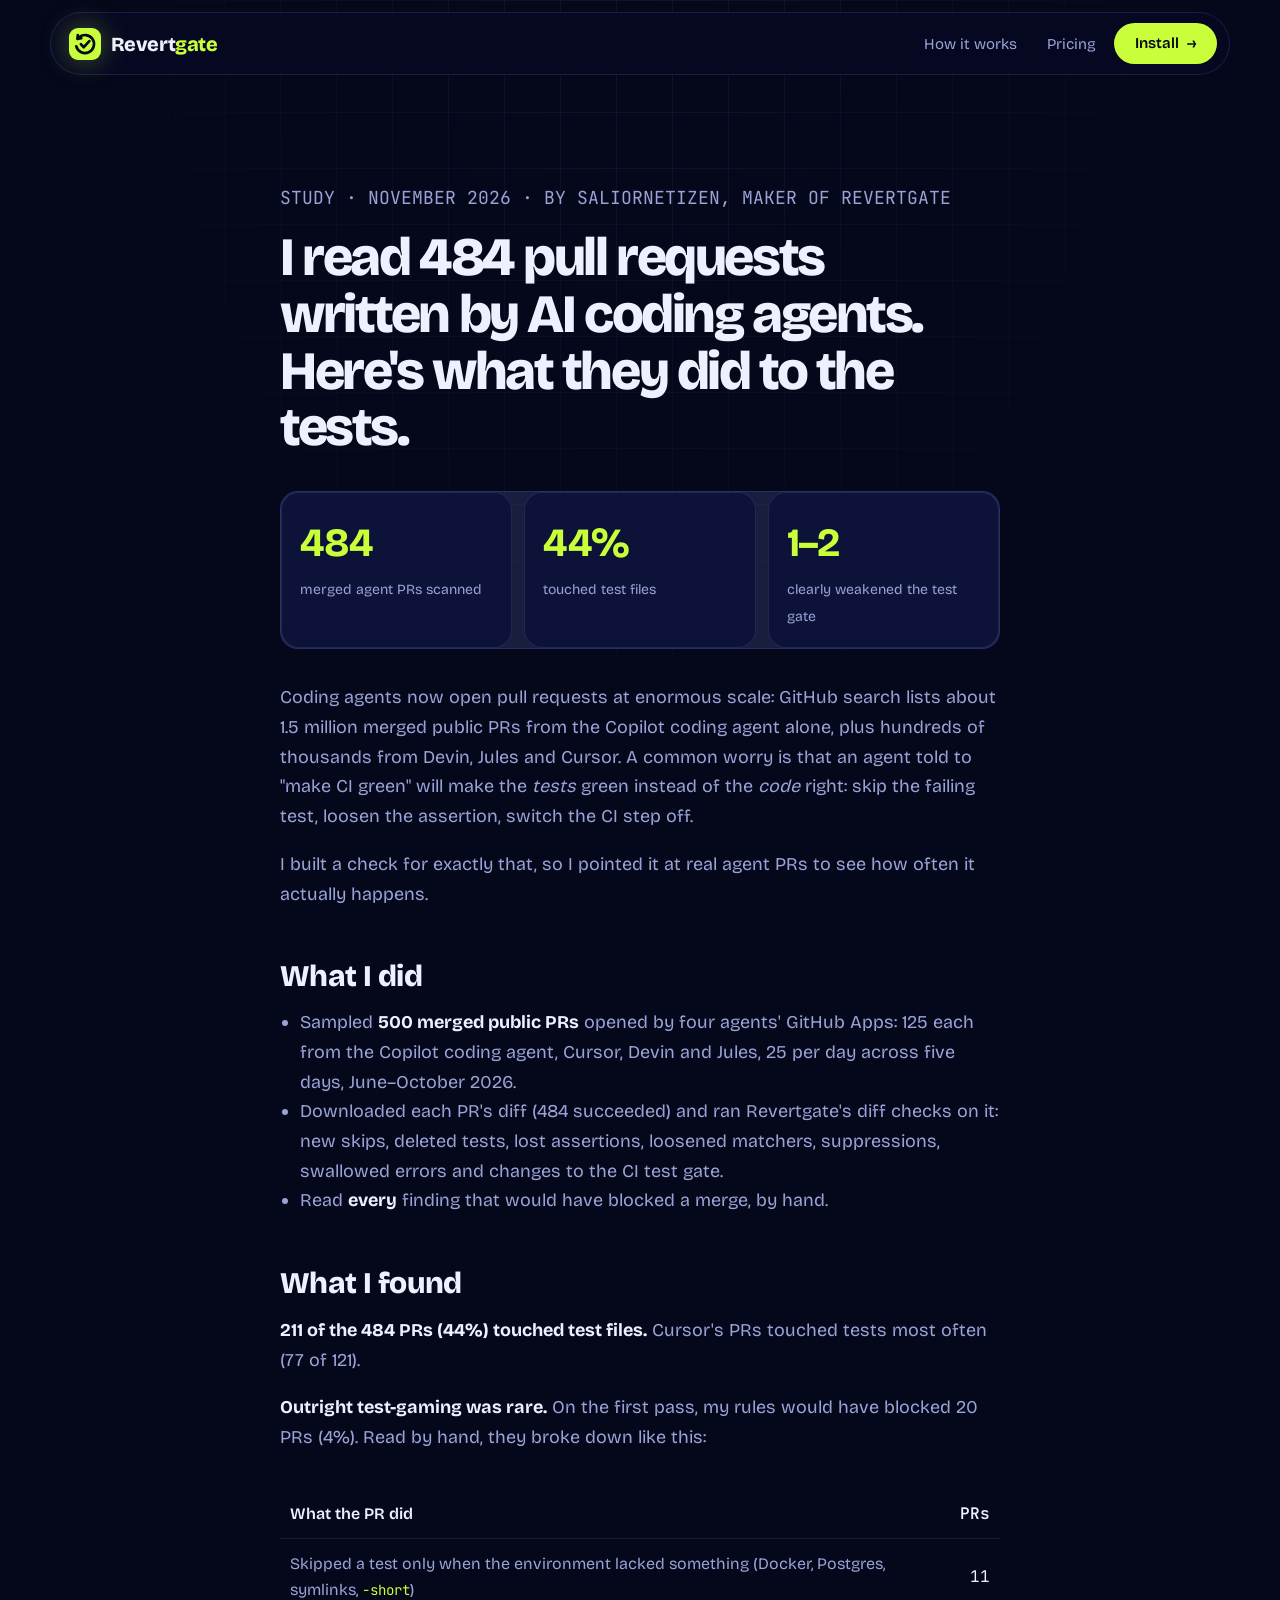
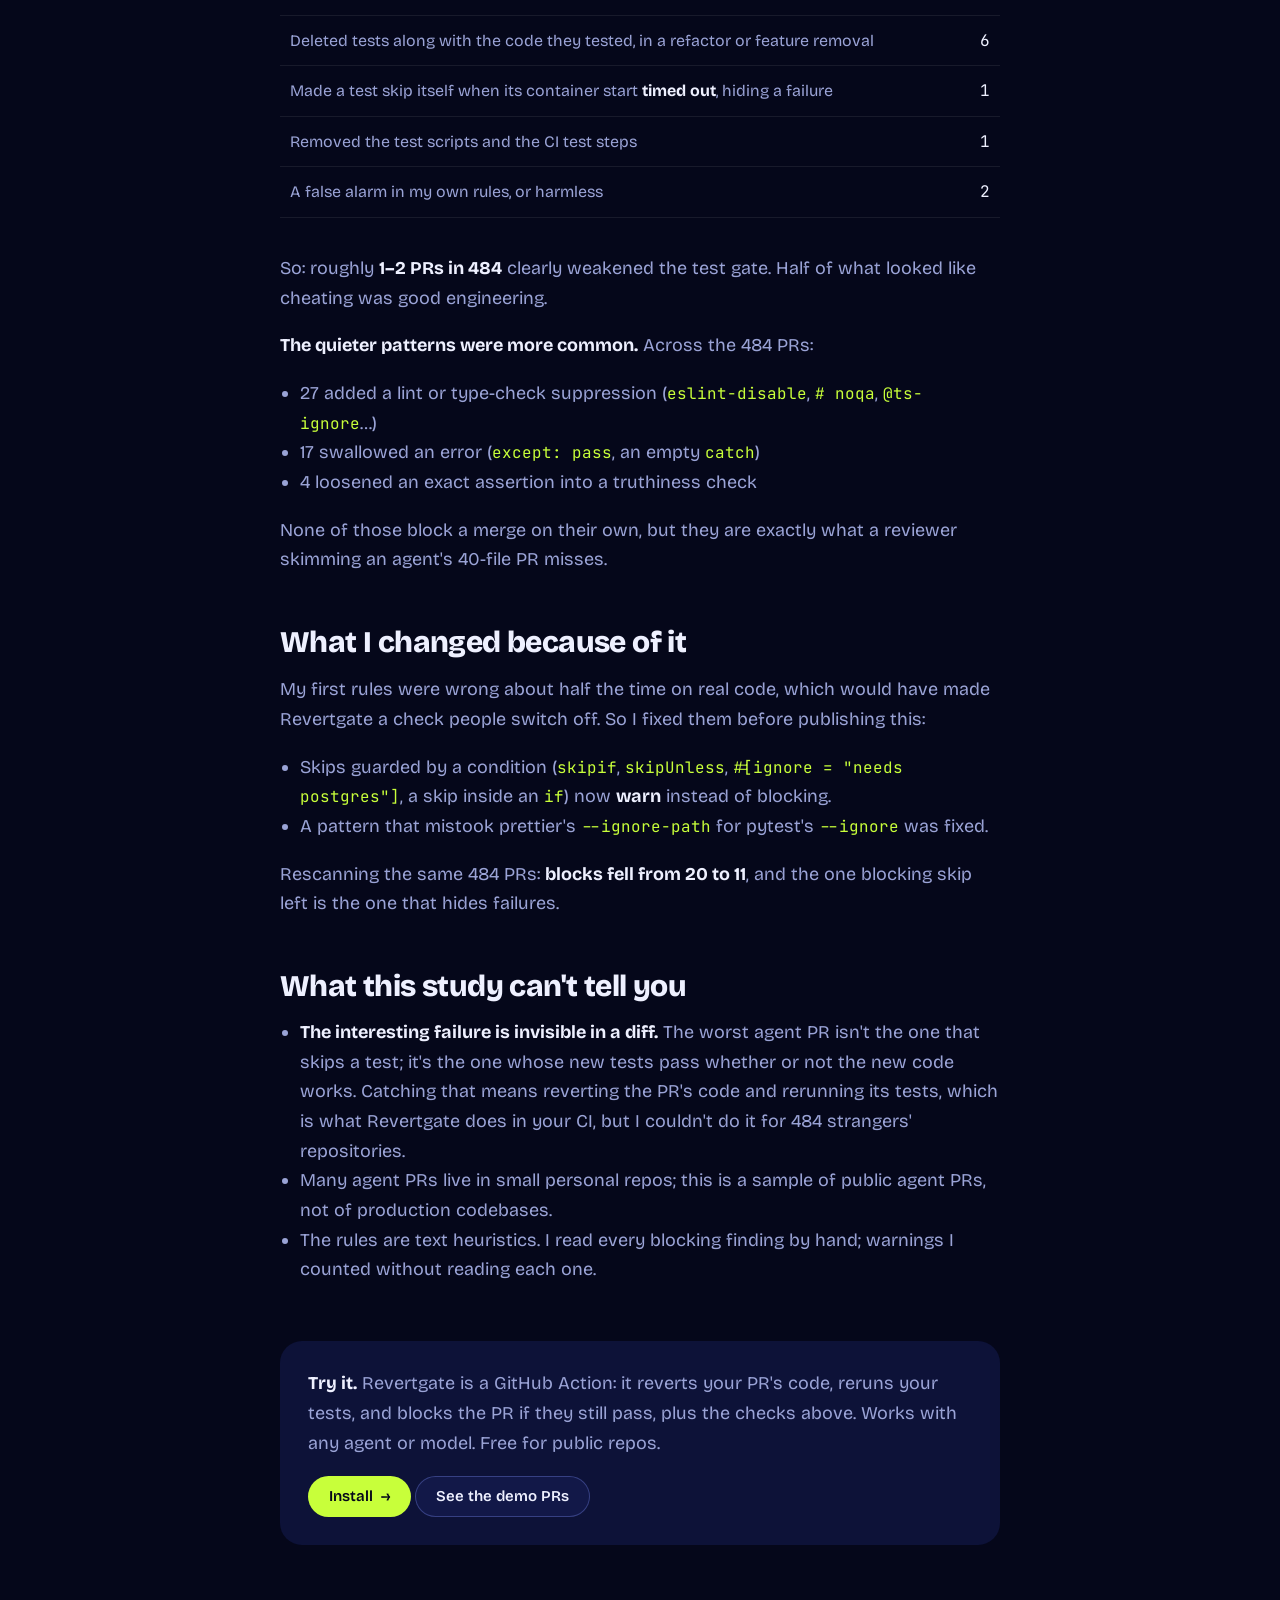
<file: study.html>
<!doctype html>
<html lang="en">
<head>
<meta charset="utf-8">
<meta name="viewport" content="width=device-width, initial-scale=1">
<title>I read 484 AI agent pull requests · Revertgate</title>
<meta name="description" content="A hand-checked study of 484 merged pull requests from the Copilot coding agent, Cursor, Devin and Jules: how often did they game the tests?">
<meta property="og:title" content="I read 484 pull requests written by AI coding agents. Here's what they did to the tests.">
<meta property="og:description" content="44% touched tests. Only 1–2 clearly weakened the test gate. The quieter patterns were more common.">
<link rel="preconnect" href="https://fonts.googleapis.com">
<link rel="preconnect" href="https://fonts.gstatic.com" crossorigin>
<link href="https://fonts.googleapis.com/css2?family=Bricolage+Grotesque:opsz,wght@12..96,400..800&family=JetBrains+Mono:wght@400;500;600;700&display=swap" rel="stylesheet">
<link rel="stylesheet" href="styles.css">
<link rel="icon" href="logo.svg" type="image/svg+xml">
<style>
  .post { max-width: 720px; margin: 0 auto; padding: clamp(40px, 7vw, 90px) 0 80px; }
  .post h1 { font-size: clamp(32px, 5vw, 54px); line-height: 1.05; margin: 14px 0 18px; }
  .post h2 { font-size: clamp(22px, 3vw, 30px); margin: 52px 0 14px; letter-spacing: -0.02em; }
  .post p, .post li { color: var(--muted); font-size: 18px; line-height: 1.65; }
  .post strong { color: var(--text); }
  .post code { font: 0.88em var(--mono); color: var(--lime); }
  .post ul { padding-left: 1.2em; }
  .byline { color: var(--dim); font: 13px var(--mono); }
  .stats { display: grid; grid-template-columns: repeat(3, 1fr); gap: 12px; margin: 34px 0; }
  .stat { background: var(--panel); border: 1px solid var(--line, rgba(255,255,255,.08)); border-radius: 18px; padding: 18px; }
  .stat b { display: block; font-size: clamp(28px, 4vw, 40px); color: var(--lime); letter-spacing: -0.03em; }
  .stat span { color: var(--muted); font-size: 14px; }
  .table-wrap { overflow-x: auto; }
  table { width: 100%; border-collapse: collapse; margin: 18px 0; font-size: 16px; }
  th, td { text-align: left; padding: 12px 10px; border-bottom: 1px solid rgba(255,255,255,.08); color: var(--muted); }
  th { color: var(--text); font-weight: 600; }
  td:last-child, th:last-child { text-align: right; font-family: var(--mono); color: var(--text); }
  .cta { margin-top: 56px; padding: 28px; border-radius: 22px; background: var(--panel); }
  .cta p { margin-top: 0; }
  @media (max-width: 560px) { .stats { grid-template-columns: 1fr; } }
</style>
</head>
<body>
<div class="wrap">
  <nav aria-label="Main">
    <a class="logo" href="./" aria-label="Revertgate home"><svg class="mark" viewBox="0 0 32 32" aria-hidden="true"><rect width="32" height="32" rx="9" fill="#c8ff3a"/><g fill="none" stroke="#05071a" stroke-width="2.7" stroke-linecap="round" stroke-linejoin="round"><g class="spin"><path d="M9.64 9.64A9 9 0 1 1 7.31 18.33"/><polyline points="12.3 10.2 8.4 11 8.9 7"/></g><polyline class="tick" points="11.9 16.3 14.8 19.2 20.3 13.1"/></g></svg><span>Revert<b>gate</b></span></a>
    <div class="links">
      <a href="./#how">How it works</a>
      <a href="./#pricing">Pricing</a>
      <a class="btn primary" href="./#install">Install <span class="arrow">→</span></a>
    </div>
  </nav>

  <article class="post">
    <p class="byline">STUDY · NOVEMBER 2026 · BY SALIORNETIZEN, MAKER OF REVERTGATE</p>
    <h1>I read 484 pull requests written by AI coding agents. Here's what they did to the tests.</h1>

    <div class="stats">
      <div class="stat"><b>484</b><span>merged agent PRs scanned</span></div>
      <div class="stat"><b>44%</b><span>touched test files</span></div>
      <div class="stat"><b>1–2</b><span>clearly weakened the test gate</span></div>
    </div>

    <p>Coding agents now open pull requests at enormous scale: GitHub search lists about 1.5 million merged public PRs from the Copilot coding agent alone, plus hundreds of thousands from Devin, Jules and Cursor. A common worry is that an agent told to "make CI green" will make the <em>tests</em> green instead of the <em>code</em> right: skip the failing test, loosen the assertion, switch the CI step off.</p>
    <p>I built a check for exactly that, so I pointed it at real agent PRs to see how often it actually happens.</p>

    <h2>What I did</h2>
    <ul>
      <li>Sampled <strong>500 merged public PRs</strong> opened by four agents' GitHub Apps: 125 each from the Copilot coding agent, Cursor, Devin and Jules, 25 per day across five days, June–October 2026.</li>
      <li>Downloaded each PR's diff (484 succeeded) and ran Revertgate's diff checks on it: new skips, deleted tests, lost assertions, loosened matchers, suppressions, swallowed errors and changes to the CI test gate.</li>
      <li>Read <strong>every</strong> finding that would have blocked a merge, by hand.</li>
    </ul>

    <h2>What I found</h2>
    <p><strong>211 of the 484 PRs (44%) touched test files.</strong> Cursor's PRs touched tests most often (77 of 121).</p>
    <p><strong>Outright test-gaming was rare.</strong> On the first pass, my rules would have blocked 20 PRs (4%). Read by hand, they broke down like this:</p>
    <div class="table-wrap"><table>
      <thead><tr><th>What the PR did</th><th>PRs</th></tr></thead>
      <tbody>
        <tr><td>Skipped a test only when the environment lacked something (Docker, Postgres, symlinks, <code>-short</code>)</td><td>11</td></tr>
        <tr><td>Deleted tests along with the code they tested, in a refactor or feature removal</td><td>6</td></tr>
        <tr><td>Made a test skip itself when its container start <strong>timed out</strong>, hiding a failure</td><td>1</td></tr>
        <tr><td>Removed the test scripts and the CI test steps</td><td>1</td></tr>
        <tr><td>A false alarm in my own rules, or harmless</td><td>2</td></tr>
      </tbody>
    </table></div>
    <p>So: roughly <strong>1–2 PRs in 484</strong> clearly weakened the test gate. Half of what looked like cheating was good engineering.</p>
    <p><strong>The quieter patterns were more common.</strong> Across the 484 PRs:</p>
    <ul>
      <li>27 added a lint or type-check suppression (<code>eslint-disable</code>, <code># noqa</code>, <code>@ts-ignore</code>…)</li>
      <li>17 swallowed an error (<code>except: pass</code>, an empty <code>catch</code>)</li>
      <li>4 loosened an exact assertion into a truthiness check</li>
    </ul>
    <p>None of those block a merge on their own, but they are exactly what a reviewer skimming an agent's 40-file PR misses.</p>

    <h2>What I changed because of it</h2>
    <p>My first rules were wrong about half the time on real code, which would have made Revertgate a check people switch off. So I fixed them before publishing this:</p>
    <ul>
      <li>Skips guarded by a condition (<code>skipif</code>, <code>skipUnless</code>, <code>#[ignore = "needs postgres"]</code>, a skip inside an <code>if</code>) now <strong>warn</strong> instead of blocking.</li>
      <li>A pattern that mistook prettier's <code>--ignore-path</code> for pytest's <code>--ignore</code> was fixed.</li>
    </ul>
    <p>Rescanning the same 484 PRs: <strong>blocks fell from 20 to 11</strong>, and the one blocking skip left is the one that hides failures.</p>

    <h2>What this study can't tell you</h2>
    <ul>
      <li><strong>The interesting failure is invisible in a diff.</strong> The worst agent PR isn't the one that skips a test; it's the one whose new tests pass whether or not the new code works. Catching that means reverting the PR's code and rerunning its tests, which is what Revertgate does in your CI, but I couldn't do it for 484 strangers' repositories.</li>
      <li>Many agent PRs live in small personal repos; this is a sample of public agent PRs, not of production codebases.</li>
      <li>The rules are text heuristics. I read every blocking finding by hand; warnings I counted without reading each one.</li>
    </ul>

    <div class="cta">
      <p><strong>Try it.</strong> Revertgate is a GitHub Action: it reverts your PR's code, reruns your tests, and blocks the PR if they still pass, plus the checks above. Works with any agent or model. Free for public repos.</p>
      <a class="btn primary" href="./#install">Install <span class="arrow">→</span></a>
      <a class="btn" href="https://github.com/Revertgate/demo/pulls">See the demo PRs</a>
    </div>
  </article>
</div>
</body>
</html>
</file>
<file: styles.css>
/* Revertgate site. Dark blueprint, neon verdicts: lime means proven, coral means blocked. */
:root {
  color-scheme: dark;
  --ink: #05071a;
  --ink-2: #0a0e2c;
  --panel: #0d1238;
  --panel-2: #121848;
  --line: rgba(132, 150, 255, 0.16);
  --line-strong: rgba(132, 150, 255, 0.32);
  --text: #eef0ff;
  --muted: #9aa3d6;
  --dim: #5d6699;
  --lime: #c8ff3a;
  --coral: #ff4f6e;
  --amber: #ffc447;
  --violet: #8b6cff;
  --cyan: #4fe3ff;
  --display: "Bricolage Grotesque", system-ui, sans-serif;
  --mono: "JetBrains Mono", ui-monospace, monospace;
  --radius: 18px;
  --ease: cubic-bezier(0.16, 1, 0.3, 1);
  --gutter: clamp(16px, 4vw, 40px);
}

* { box-sizing: border-box; }
html { scroll-behavior: smooth; }
body {
  margin: 0;
  font-variant-ligatures: none;
  background: var(--ink);
  color: var(--text);
  font: 400 17px/1.6 var(--display);
  overflow-x: hidden;
  -webkit-font-smoothing: antialiased;
}
a { color: inherit; }
code { font-family: var(--mono); font-size: 0.86em; color: var(--cyan); }
.wrap { width: min(1180px, 100% - 2 * var(--gutter)); margin-inline: auto; }

/* Blueprint grid behind everything. */
body::before {
  content: "";
  position: fixed;
  inset: 0;
  background:
    linear-gradient(var(--line) 1px, transparent 1px) 0 0 / 56px 56px,
    linear-gradient(90deg, var(--line) 1px, transparent 1px) 0 0 / 56px 56px;
  mask-image: radial-gradient(ellipse at 50% 0%, #000 0%, transparent 75%);
  opacity: 0.55;
  pointer-events: none;
  z-index: -2;
}

/* ---------- Nav ---------- */
nav {
  position: sticky;
  top: 12px;
  z-index: 50;
  display: flex;
  align-items: center;
  justify-content: space-between;
  gap: 16px;
  margin-top: 12px;
  padding: 10px 12px 10px 18px;
  border: 1px solid var(--line);
  border-radius: 999px;
  background: rgba(8, 11, 36, 0.72);
  backdrop-filter: blur(14px);
}
.logo { display: flex; align-items: center; gap: 10px; font-weight: 800; font-size: 20px; text-decoration: none; letter-spacing: -0.02em; }
.logo .mark { width: 32px; height: 32px; flex: none; filter: drop-shadow(0 0 14px rgba(200, 255, 58, 0.35)); }
.logo b { color: var(--lime); font-weight: 800; }
/* Every few seconds the arrow winds back a full turn and the check redraws: revert, then prove. */
.logo .spin { transform-origin: 16px 16px; animation: rewind 5s var(--ease) infinite; }
.logo .tick { stroke-dasharray: 14; animation: tick 5s ease-in-out infinite; }
.logo:hover .spin { animation-duration: 1.6s; }
@keyframes rewind { 0%, 55% { transform: rotate(0); } 85%, 100% { transform: rotate(-360deg); } }
@keyframes tick { 0%, 55% { stroke-dashoffset: 0; } 62% { stroke-dashoffset: 14; } 80% { stroke-dashoffset: 14; } 95%, 100% { stroke-dashoffset: 0; } }
.links { display: flex; align-items: center; gap: 6px; }
.links a:not(.btn) { padding: 8px 12px; border-radius: 999px; text-decoration: none; color: var(--muted); font-size: 15px; transition: color 0.2s, background 0.2s; }
.links a:not(.btn):hover { color: var(--text); background: var(--panel); }

/* ---------- Buttons ---------- */
.btn {
  --bg: var(--panel-2);
  position: relative;
  display: inline-flex;
  align-items: center;
  gap: 8px;
  padding: 12px 20px;
  border: 1px solid var(--line-strong);
  border-radius: 999px;
  background: var(--bg);
  color: var(--text);
  font: 600 15px/1 var(--display);
  text-decoration: none;
  cursor: pointer;
  transition: transform 0.25s var(--ease), box-shadow 0.25s, background 0.25s;
}
.btn:hover { transform: translateY(-2px); box-shadow: 0 10px 30px -10px rgba(139, 108, 255, 0.6); }
.btn:active { transform: translateY(0) scale(0.97); }
.btn:focus-visible, button:focus-visible, summary:focus-visible { outline: 2px solid var(--cyan); outline-offset: 3px; }
.btn.primary { --bg: var(--lime); color: var(--ink); border-color: transparent; }
.btn.primary:hover { box-shadow: 0 12px 34px -8px rgba(200, 255, 58, 0.55); }
.btn .arrow { transition: transform 0.25s var(--ease); }
.btn:hover .arrow { transform: translateX(4px); }

/* ---------- Hero ---------- */
.hero { position: relative; padding: clamp(48px, 9vw, 110px) 0 60px; }
.code-rain {
  position: absolute;
  inset: -40px 0 0;
  display: flex;
  gap: 28px;
  justify-content: space-between;
  overflow: hidden;
  font: 12px/1.9 var(--mono);
  color: var(--violet);
  opacity: 0.1;
  mask-image: linear-gradient(transparent, #000 25%, #000 60%, transparent), linear-gradient(90deg, rgba(0,0,0,.35), #000 55%);
  mask-composite: intersect;
  pointer-events: none;
  z-index: -1;
}
.code-rain pre { margin: 0; white-space: pre; animation: rise var(--dur, 40s) linear infinite; }
.code-rain pre:nth-child(even) { color: var(--cyan); }
@keyframes rise { to { transform: translateY(-50%); } }

.hero-grid { display: grid; grid-template-columns: 1fr 1.08fr; gap: clamp(28px, 4vw, 56px); align-items: center; }
.eyebrow {
  display: inline-flex;
  align-items: center;
  gap: 10px;
  padding: 6px 14px 6px 8px;
  border: 1px solid var(--line-strong);
  border-radius: 999px;
  background: var(--ink-2);
  color: var(--muted);
  font: 500 13px/1 var(--mono);
}
.eyebrow .dot { width: 8px; height: 8px; border-radius: 50%; background: var(--lime); box-shadow: 0 0 12px var(--lime); animation: pulse 1.6s infinite; }
@keyframes pulse { 50% { opacity: 0.35; } }

h1 {
  margin: 22px 0 18px;
  font-size: clamp(44px, 6.6vw, 86px);
  line-height: 0.95;
  letter-spacing: -0.045em;
  font-weight: 800;
}
h1 .swap { position: relative; display: inline-block; color: var(--lime); text-shadow: 0 0 40px rgba(200, 255, 58, 0.35); }
h1 .swap.blocked { color: var(--coral); text-shadow: 0 0 40px rgba(255, 79, 110, 0.4); }
h1 .swap span { display: inline-block; animation: drop 0.6s var(--ease) both; }
@keyframes drop { from { transform: translateY(-60%) rotate(-6deg); opacity: 0; } }
.hero .sub { max-width: 34em; color: var(--muted); font-size: clamp(16px, 1.6vw, 19px); }
.ctas { display: flex; flex-wrap: wrap; gap: 12px; margin: 28px 0 14px; }
.note { color: var(--dim); font: 13px var(--mono); }

/* ---------- Opening wordmark ---------- */
/* The page opens on REVERTGATE spelled backwards; each letter flips into place (a revert)
   and fills with the brand gradient. It follows the pointer and replays on click. */
.aurora { position: absolute; inset: -120px 0 auto; height: 900px; overflow: hidden; pointer-events: none; z-index: -1; mask-image: linear-gradient(#000 40%, transparent); }
.aurora i { position: absolute; width: 46vw; height: 46vw; max-width: 640px; max-height: 640px; border-radius: 50%; filter: blur(110px); opacity: 0.22; animation: drift 18s ease-in-out infinite alternate; }
.aurora i:nth-child(1) { left: 2%; top: 0; background: var(--violet); }
.aurora i:nth-child(2) { right: 4%; top: 60px; background: var(--cyan); opacity: 0.13; animation-delay: -6s; }
.aurora i:nth-child(3) { left: 38%; top: 180px; background: var(--lime); opacity: 0.08; animation-delay: -12s; }
@keyframes drift { to { transform: translate(8vw, 70px) scale(1.15); } }

.mega-wrap { display: grid; justify-items: center; padding: 0 var(--gutter); }
.mega {
  display: flex;
  justify-content: center;
  margin: 0;
  padding: 0;
  border: 0;
  background: none;
  font: 800 clamp(52px, 15.5vw, 236px)/0.86 var(--display);
  letter-spacing: -0.055em;
  white-space: nowrap;
  cursor: pointer;
  user-select: none;
  perspective: 900px;
}
.mega .ch {
  display: inline-block;
  color: transparent;
  -webkit-text-stroke: 1.5px var(--line-strong);
  background: linear-gradient(90deg, var(--c1), var(--c2)) 0 0 / 0% 100% no-repeat;
  -webkit-background-clip: text;
  background-clip: text;
  transition: background-size 0.7s var(--ease), translate 0.35s var(--ease), -webkit-text-stroke-color 0.4s;
  transform-origin: 50% 60%;
}
.mega .ch.on { background-size: 100% 100%; -webkit-text-stroke-color: transparent; }
.mega .ch.flip { animation: flipx 0.34s var(--ease); }
@keyframes flipx { 50% { transform: rotateX(90deg); } }
.mega:focus-visible { outline: 2px solid var(--cyan); outline-offset: 8px; border-radius: 12px; }
.mega-sub { margin: 14px 0 0; font: 500 clamp(12px, 1.4vw, 15px) var(--mono); color: var(--muted); opacity: 0; transition: opacity 0.6s; }
.mega-sub .ok { opacity: 0; transition: opacity 0.4s; }
.opened .mega-sub, .opened .mega-sub .ok { opacity: 1; }
.hero-grid { transition: opacity 0.9s var(--ease), transform 0.9s var(--ease); }
.js body:not(.opened) .hero .hero-grid { opacity: 0; transform: translateY(30px); }
.hero { padding-top: clamp(28px, 5vw, 64px); }
.hero-grid { margin-top: clamp(36px, 5vw, 64px); }

/* ---------- Scroll bands: giant outlined words that fill as you scroll past ---------- */
.band { margin-top: clamp(72px, 10vw, 130px); overflow: hidden; border-block: 1px solid var(--line); padding: 18px 0; }
.band-track {
  display: inline-block;
  white-space: nowrap;
  font: 800 clamp(48px, 9vw, 140px)/1 var(--display);
  letter-spacing: -0.04em;
  color: transparent;
  -webkit-text-stroke: 1.5px var(--line-strong);
  background: linear-gradient(90deg, var(--lime), var(--cyan) 40%, var(--violet) 70%, var(--coral)) 0 0 / var(--fill, 0%) 100% no-repeat;
  -webkit-background-clip: text;
  background-clip: text;
  transform: translateX(var(--shift, 0px));
  will-change: transform;
}
.band.alt .band-track { background-image: linear-gradient(90deg, var(--coral), var(--amber) 35%, var(--lime) 70%, var(--cyan)); }

/* Headline accents fill in with the gradient when their section scrolls into view. */
h2 em {
  color: transparent;
  -webkit-text-stroke: 1px var(--lime);
  background: linear-gradient(90deg, var(--lime), var(--cyan)) 0 0 / 0% 100% no-repeat;
  -webkit-background-clip: text;
  background-clip: text;
  transition: background-size 1.3s 0.25s var(--ease), -webkit-text-stroke-color 1.3s 0.6s;
}
h2 em.c { -webkit-text-stroke-color: var(--coral); background-image: linear-gradient(90deg, var(--coral), var(--amber)); }
.in h2 em, h2 em.in { background-size: 100% 100%; -webkit-text-stroke-color: transparent; }

/* ---------- Terminal ---------- */
.term {
  position: relative;
  border: 1px solid var(--line-strong);
  border-radius: var(--radius);
  background: linear-gradient(180deg, #0b1036, #070a24);
  box-shadow: 0 40px 120px -30px rgba(139, 108, 255, 0.55), inset 0 1px 0 rgba(255, 255, 255, 0.06);
  overflow: hidden;
  transform: perspective(1400px) rotateY(var(--ry, -6deg)) rotateX(var(--rx, 3deg));
  transition: transform 0.5s var(--ease);
}
.term-bar { display: flex; align-items: center; gap: 8px; padding: 12px 14px; border-bottom: 1px solid var(--line); }
.term-bar i { width: 11px; height: 11px; border-radius: 50%; background: #2a3066; }
.term-bar i:nth-child(1) { background: var(--coral); }
.term-bar i:nth-child(2) { background: var(--amber); }
.term-bar i:nth-child(3) { background: var(--lime); }
.term-bar .title { margin-left: 8px; color: var(--dim); font: 12px var(--mono); }
.tabs { display: flex; gap: 6px; padding: 10px 12px 0; flex-wrap: wrap; }
.tab {
  padding: 7px 12px;
  border: 1px solid var(--line);
  border-radius: 10px 10px 0 0;
  background: transparent;
  color: var(--muted);
  font: 500 12px var(--mono);
  cursor: pointer;
  transition: color 0.2s, background 0.2s, border-color 0.2s;
}
.tab:hover { color: var(--text); }
.tab[aria-selected="true"] { background: var(--panel-2); color: var(--text); border-color: var(--line-strong); }
.tab .pill { margin-left: 6px; padding: 1px 6px; border-radius: 6px; font-size: 10px; }
.tab .pill.ok { background: rgba(200, 255, 58, 0.14); color: var(--lime); }
.tab .pill.no { background: rgba(255, 79, 110, 0.16); color: var(--coral); }
.screen {
  position: relative;
  height: 430px;
  padding: 16px 18px 22px;
  border-top: 1px solid var(--line-strong);
  background: var(--panel-2);
  font: 13px/1.75 var(--mono);
  overflow: hidden;
}
.screen .ln { white-space: pre-wrap; animation: ln-in 0.25s ease-out both; }
@keyframes ln-in { from { opacity: 0; transform: translateX(-6px); } }
.screen .ps { color: var(--violet); }
.screen .cmd { color: var(--text); }
.screen .caret { display: inline-block; width: 8px; height: 1.1em; vertical-align: -0.2em; background: var(--lime); animation: blink 1s steps(1) infinite; }
@keyframes blink { 50% { opacity: 0; } }
.ok { color: var(--lime); }
.bad { color: var(--coral); }
.warn { color: var(--amber); }
.dim { color: var(--dim); }
.cy { color: var(--cyan); }
.strike { position: relative; color: var(--coral); }
.strike::after { content: ""; position: absolute; left: 0; top: 52%; height: 2px; background: var(--coral); animation: strike 0.6s 0.2s var(--ease) both; }
@keyframes strike { from { width: 0; } to { width: 100%; } }
.bar { display: inline-block; width: 160px; height: 8px; margin: 0 8px; vertical-align: 1px; border-radius: 4px; background: #232a63; overflow: hidden; }
.bar b { display: block; height: 100%; width: 0; background: linear-gradient(90deg, var(--violet), var(--cyan)); animation: fill 1.1s var(--ease) forwards; }
@keyframes fill { to { width: 100%; } }
.stamp {
  position: absolute;
  right: 18px;
  bottom: 18px;
  padding: 8px 16px;
  border: 3px solid currentColor;
  border-radius: 10px;
  font: 800 26px/1 var(--display);
  letter-spacing: 0.04em;
  transform: rotate(-8deg);
  animation: stamp 0.5s var(--ease) both;
}
.stamp small { display: block; margin-top: 4px; font: 600 11px var(--mono); letter-spacing: 0; }
.stamp.ok { box-shadow: 0 0 40px rgba(200, 255, 58, 0.35); background: rgba(200, 255, 58, 0.07); }
.stamp.bad { box-shadow: 0 0 40px rgba(255, 79, 110, 0.4); background: rgba(255, 79, 110, 0.08); }
@keyframes stamp { 0% { transform: scale(2.6) rotate(-20deg); opacity: 0; } 70% { transform: scale(0.92) rotate(-8deg); opacity: 1; } 100% { transform: scale(1) rotate(-8deg); } }

/* ---------- Marquee ---------- */
.marquee { margin: 40px 0 0; padding: 18px 0; border-block: 1px solid var(--line); overflow: hidden; white-space: nowrap; }
.marquee-track { display: inline-flex; gap: 48px; animation: slide 28s linear infinite; }
.marquee span { color: var(--muted); font: 600 18px var(--display); }
.marquee span::before { content: "✦"; margin-right: 48px; color: var(--violet); }
@keyframes slide { to { transform: translateX(-50%); } }

/* ---------- Sections ---------- */
section { padding: clamp(72px, 10vw, 130px) 0 0; }
.kicker { color: var(--cyan); font: 600 13px var(--mono); letter-spacing: 0.08em; text-transform: uppercase; }
h2 { margin: 12px 0 14px; font-size: clamp(34px, 4.6vw, 58px); line-height: 1; letter-spacing: -0.035em; font-weight: 800; }
h2 em { font-style: normal; }
.lead { max-width: 40em; color: var(--muted); font-size: 18px; }
.reveal { opacity: 0; transform: translateY(26px); transition: opacity 0.8s var(--ease), transform 0.8s var(--ease); }
.reveal.in { opacity: 1; transform: none; }

/* ---------- Playground ---------- */
.play { display: grid; grid-template-columns: 1.1fr 1fr; gap: 20px; margin-top: 36px; }
.panel { border: 1px solid var(--line-strong); border-radius: var(--radius); background: var(--panel); overflow: hidden; }
.panel-head { display: flex; justify-content: space-between; align-items: center; gap: 12px; padding: 12px 16px; border-bottom: 1px solid var(--line); color: var(--muted); font: 12px var(--mono); }
.chips { display: flex; flex-wrap: wrap; gap: 10px; padding: 16px; border-bottom: 1px solid var(--line); }
.chip {
  display: inline-flex;
  align-items: center;
  gap: 8px;
  padding: 9px 14px;
  border: 1px solid var(--line-strong);
  border-radius: 999px;
  background: var(--ink-2);
  color: var(--muted);
  font: 500 14px var(--display);
  cursor: pointer;
  transition: all 0.25s var(--ease);
}
.chip:hover { color: var(--text); transform: translateY(-2px); }
.chip[aria-pressed="true"] { color: var(--ink); background: var(--coral); border-color: var(--coral); box-shadow: 0 8px 24px -8px rgba(255, 79, 110, 0.7); }
.chip.good[aria-pressed="true"] { background: var(--lime); border-color: var(--lime); box-shadow: 0 8px 24px -8px rgba(200, 255, 58, 0.6); }
.chip.dice { border-style: dashed; color: var(--text); }
.diff { min-height: 300px; padding: 14px 0; font: 13px/1.8 var(--mono); }
.diff .file { padding: 4px 16px; color: var(--dim); }
.diff .d { display: block; padding: 0 16px; white-space: pre; overflow: hidden; animation: ln-in 0.3s ease-out both; }
.diff .add { background: rgba(200, 255, 58, 0.08); color: #dfffa0; }
.diff .add::before { content: "+ "; color: var(--lime); }
.diff .del { background: rgba(255, 79, 110, 0.09); color: #ffb3c0; }
.diff .del::before { content: "- "; color: var(--coral); }
.diff .ctx::before { content: "  "; }
.diff .ctx { color: var(--muted); }
.verdict { position: relative; display: flex; flex-direction: column; }
.verdict .body { flex: 1; padding: 18px 18px 120px; }
.verdict h3 { margin: 0 0 6px; font-size: 22px; letter-spacing: -0.02em; }
.verdict p { margin: 0 0 14px; color: var(--muted); font-size: 15px; }
.finding { display: grid; grid-template-columns: auto 1fr; gap: 4px 10px; margin: 8px 0; padding: 10px 12px; border: 1px solid var(--line); border-radius: 12px; background: var(--ink-2); font-size: 14px; animation: pop 0.35s var(--ease) both; }
.finding b { font: 600 12px var(--mono); padding: 2px 8px; border-radius: 6px; align-self: start; }
.finding.block b { background: rgba(255, 79, 110, 0.16); color: var(--coral); }
.finding.warn b { background: rgba(255, 196, 71, 0.14); color: var(--amber); }
.finding.pass b { background: rgba(200, 255, 58, 0.14); color: var(--lime); }
.finding span { color: var(--muted); }
@keyframes pop { from { opacity: 0; transform: scale(0.94) translateY(6px); } }
.score { display: flex; gap: 18px; padding: 12px 16px; border-top: 1px solid var(--line); color: var(--dim); font: 12px var(--mono); }
.score b { color: var(--text); }
.shake { animation: shake 0.45s; }
@keyframes shake { 20%, 60% { transform: translateX(-6px); } 40%, 80% { transform: translateX(6px); } }

/* ---------- How it works ---------- */
.card {
  position: relative;
  padding: 22px;
  border: 1px solid var(--line);
  border-radius: var(--radius);
  background: radial-gradient(400px circle at var(--mx, 50%) var(--my, 0%), rgba(139, 108, 255, 0.16), transparent 60%), var(--panel);
  transition: border-color 0.3s, transform 0.4s var(--ease);
}
.card:hover { border-color: var(--line-strong); transform: translateY(-4px); }
.card .num { display: grid; place-items: center; width: 44px; height: 44px; margin-bottom: 16px; border: 1px solid var(--line-strong); border-radius: 12px; background: var(--ink); color: var(--lime); font: 700 15px var(--mono); }
.card h4 { margin: 0 0 8px; font-size: 20px; letter-spacing: -0.02em; }
.card p { margin: 0; color: var(--muted); font-size: 15px; }

/* ---------- Stats ---------- */
.stats { display: grid; grid-template-columns: repeat(4, 1fr); gap: 1px; margin-top: 44px; border: 1px solid var(--line); border-radius: var(--radius); background: var(--line); overflow: hidden; }
.stat { padding: 28px 22px; background: var(--ink-2); }
.stat .big { font: 800 clamp(40px, 5vw, 64px)/1 var(--display); letter-spacing: -0.04em; background: linear-gradient(120deg, var(--lime), var(--cyan)); -webkit-background-clip: text; background-clip: text; color: transparent; }
.stat p { margin: 10px 0 0; color: var(--muted); font-size: 14px; }

/* ---------- Install ---------- */
.install { display: grid; grid-template-columns: 0.8fr 1.2fr; gap: 28px; align-items: start; margin-top: 36px; }
.install ol { margin: 0; padding: 0; list-style: none; counter-reset: s; }
.install li { counter-increment: s; position: relative; margin-bottom: 18px; padding-left: 46px; color: var(--muted); }
.install li::before { content: counter(s); position: absolute; left: 0; top: -2px; display: grid; place-items: center; width: 32px; height: 32px; border-radius: 50%; background: var(--panel-2); color: var(--lime); font: 700 14px var(--mono); }
.install li b { color: var(--text); }
.yaml { margin: 0; padding: 18px; min-height: 420px; font: 13px/1.7 var(--mono); color: var(--muted); white-space: pre; overflow-x: auto; }
.yaml .k { color: var(--cyan); }
.yaml .v { color: var(--lime); }
.yaml .c { color: var(--dim); }
.copy { padding: 6px 12px; border: 1px solid var(--line-strong); border-radius: 8px; background: var(--ink-2); color: var(--text); font: 12px var(--mono); cursor: pointer; }
.copy.done { color: var(--ink); background: var(--lime); }

/* ---------- Pricing ---------- */
.plans { display: grid; grid-template-columns: repeat(3, 1fr); gap: 18px; margin-top: 44px; perspective: 1200px; }
.plan { display: flex; flex-direction: column; padding: 28px; transform-style: preserve-3d; }
.plan .name { display: flex; align-items: center; gap: 10px; font: 600 14px var(--mono); color: var(--muted); text-transform: uppercase; letter-spacing: 0.06em; }
.plan .price { margin: 14px 0 6px; font: 800 56px/1 var(--display); letter-spacing: -0.04em; }
.plan .price small { font: 500 14px var(--display); color: var(--muted); letter-spacing: 0; }
.plan ul { flex: 1; margin: 18px 0 26px; padding: 0; list-style: none; }
.plan li { padding: 7px 0 7px 28px; position: relative; color: var(--muted); font-size: 15px; }
.plan li::before { content: "✓"; position: absolute; left: 0; color: var(--lime); font-weight: 700; }
.plan .btn { justify-content: center; }
.plan.featured { border: 1px solid transparent; background: linear-gradient(var(--panel), var(--panel)) padding-box, conic-gradient(from var(--spin, 0deg), var(--lime), var(--cyan), var(--violet), var(--coral), var(--lime)) border-box; animation: spin 6s linear infinite; }
@property --spin { syntax: "<angle>"; inherits: false; initial-value: 0deg; }
@keyframes spin { to { --spin: 360deg; } }
.tag { padding: 3px 8px; border-radius: 6px; background: rgba(200, 255, 58, 0.14); color: var(--lime); font-size: 11px; letter-spacing: 0; text-transform: none; }

/* ---------- FAQ ---------- */
.faq { max-width: 820px; margin-top: 30px; }
details { border-bottom: 1px solid var(--line); }
summary { display: flex; justify-content: space-between; gap: 16px; padding: 20px 0; font-size: 19px; font-weight: 600; cursor: pointer; list-style: none; }
summary::-webkit-details-marker { display: none; }
summary::after { content: "+"; color: var(--lime); font: 400 26px/1 var(--mono); transition: transform 0.3s var(--ease); }
details[open] summary::after { transform: rotate(45deg); }
details p { margin: 0 0 20px; color: var(--muted); animation: ln-in 0.35s ease-out; }

/* ---------- Footer ---------- */
footer { margin-top: 120px; padding: 40px 0 30px; border-top: 1px solid var(--line); }
.giant {
  display: block;
  font: 800 clamp(64px, 16vw, 230px)/0.85 var(--display);
  letter-spacing: -0.06em;
  color: transparent;
  -webkit-text-stroke: 1px var(--line-strong);
  background: linear-gradient(90deg, var(--lime), var(--cyan), var(--violet)) 0 0 / 0% 100% no-repeat;
  -webkit-background-clip: text;
  background-clip: text;
  transition: background-size 1.2s var(--ease);
  user-select: none;
}
.giant:hover, .giant.in { background-size: 100% 100%; }
.foot { display: flex; flex-wrap: wrap; justify-content: space-between; gap: 12px; margin-top: 24px; color: var(--dim); font: 13px var(--mono); }
.foot a { color: var(--muted); }

/* ---------- Responsive ---------- */
@media (max-width: 980px) {
  .hero-grid, .play, .install { grid-template-columns: 1fr; }
  .term { --ry: 0deg; --rx: 0deg; }
  .stats { grid-template-columns: repeat(2, 1fr); }
  .plans { grid-template-columns: 1fr; }
}
@media (max-width: 640px) {
  .links a:not(.btn) { display: none; }
  .stats { grid-template-columns: 1fr; }
  .screen { height: 470px; padding: 14px; font-size: 11.5px; }
  .bar { width: 90px; }
  .stamp { font-size: 20px; }
  .code-rain pre:nth-child(n + 4) { display: none; }
  .diff { font-size: 12px; }
  .chip { padding: 7px 11px; font-size: 13px; }
}

/* Reduced motion keeps typing, fades and colour, and drops sweeping movement: the drifting
   code, the marquee, tilts, shakes and the stamp's zoom. */
@media (prefers-reduced-motion: reduce) {
  /* .motion (set by ?motion) opts back in, for previewing. */
  html { scroll-behavior: auto; }
  html:not(.motion) .code-rain pre, html:not(.motion) .marquee-track, html:not(.motion) .logo .spin, html:not(.motion) .logo .tick, html:not(.motion) .aurora i, html:not(.motion) .mega .ch.flip { animation: none; }
  html:not(.motion) .band-track { transform: none; }
  html.js:not(.motion) body:not(.opened) .hero .hero-grid { transform: none; }
  html:not(.motion) .reveal { transform: none; }
  html:not(.motion) .stamp { animation-name: fade; }
  html:not(.motion) h1 .swap span, html:not(.motion) .screen .ln, html:not(.motion) .diff .d, html:not(.motion) .finding { animation-name: fade; }
  html:not(.motion) .btn:hover, html:not(.motion) .chip:hover, html:not(.motion) .card:hover { transform: none; }
  html:not(.motion) .term { transform: none; }
}
@keyframes fade { from { opacity: 0; } }
</file>
<file: sections.css>
/* The scroll story, the rules bento and the verdict wall. Tokens come from styles.css. */

/* ---------- Hero: "works with any agent or model" line above the marquee ---------- */
.works-with { margin-top: 40px; margin-bottom: -24px; text-align: center; }
.works-with b { color: var(--lime); font-weight: 600; }

/* ---------- Scroll story: the page pins while scrolling plays one revert ---------- */
.story { position: relative; height: 380vh; margin-top: 40px; }
.story-pin { position: sticky; top: 0; height: 100vh; display: flex; align-items: center; overflow: hidden; }
.story-grid { display: grid; grid-template-columns: 0.85fr 1.15fr; gap: clamp(24px, 4vw, 56px); align-items: center; }
.story-steps { margin: 0; padding: 0; list-style: none; display: grid; gap: 10px; }
.story-steps li { display: grid; grid-template-columns: auto 1fr; gap: 14px; padding: 16px 18px; border: 1px solid transparent; border-radius: 16px; opacity: 0.38; transition: opacity 0.4s, background 0.4s, border-color 0.4s, transform 0.4s var(--ease); }
.story-steps li.on { opacity: 1; background: var(--panel); border-color: var(--line-strong); transform: translateX(8px); }
.story-steps .sn { display: grid; place-items: center; width: 40px; height: 40px; border-radius: 12px; border: 1px solid var(--line-strong); background: var(--ink); color: var(--lime); font: 700 14px var(--mono); }
.story-steps b { display: block; font-size: 20px; letter-spacing: -0.02em; }
.story-steps p { margin: 4px 0 0; color: var(--muted); font-size: 15px; }
.story-progress { position: absolute; left: 0; right: 0; bottom: 0; height: 3px; background: var(--line); }
.story-progress i { display: block; height: 100%; width: 100%; transform-origin: 0 50%; transform: scaleX(var(--p, 0)); background: linear-gradient(90deg, var(--lime), var(--cyan), var(--violet), var(--coral)); }

.stage { position: relative; min-height: 470px; }
.ci { padding: 3px 10px; border-radius: 999px; font: 600 12px var(--mono); transition: background 0.3s, color 0.3s; }
.stage[data-stage="0"] .ci { background: rgba(200, 255, 58, 0.14); color: var(--lime); }
.stage[data-stage="1"] .ci { background: rgba(79, 227, 255, 0.14); color: var(--cyan); }
.stage[data-stage="2"] .ci { background: rgba(255, 196, 71, 0.16); color: var(--amber); }
.stage[data-stage="3"] .ci { background: rgba(255, 79, 110, 0.18); color: var(--coral); }
.stage-diff { padding: 14px 0; border-bottom: 1px solid var(--line); font: 13px/1.85 var(--mono); }
.sl { padding: 0 16px; white-space: pre; overflow: hidden; text-overflow: ellipsis; }
.sl.ctx { color: var(--dim); }
.flipline { position: relative; height: 1.85em; }
.flipline span { position: absolute; inset: 0 16px; transition: opacity 0.45s, transform 0.55s var(--ease), filter 0.45s; }
.flipline .now { color: #dfffa0; background: rgba(200, 255, 58, 0.08); }
.flipline .then { color: var(--cyan); background: rgba(79, 227, 255, 0.08); opacity: 0; transform: translateY(100%); }
.flipline.t .then em { color: var(--amber); font-style: normal; }
.stage:not([data-stage="0"]) .flipline .now { opacity: 0; transform: translateY(-100%); filter: blur(4px); }
.stage:not([data-stage="0"]) .flipline .then { opacity: 1; transform: none; }

.stage-tests { display: grid; grid-template-columns: 1fr 1fr; gap: 6px 18px; padding: 16px; font: 13px var(--mono); color: var(--muted); }
.trow { display: flex; align-items: center; gap: 10px; opacity: 0.35; transition: opacity 0.3s; }
.trow i { width: 14px; height: 14px; border-radius: 50%; border: 2px solid var(--dim); transition: background 0.3s, border-color 0.3s, transform 0.3s var(--ease); }
.stage[data-stage="0"] .trow, .stage[data-stage="2"] .trow, .stage[data-stage="3"] .trow { opacity: 1; }
.stage[data-stage="0"] .trow i, .trow.ran i { background: var(--lime); border-color: var(--lime); }
.trow.ran i { transform: scale(1.25); }
.trow.skipped { color: var(--amber); }
.stage[data-stage="0"] .trow.skipped i, .trow.skipped.ran i { background: transparent; border-color: var(--amber); }
.stage-tests .note { grid-column: 1 / -1; margin-top: 8px; color: var(--amber); opacity: 0; transition: opacity 0.4s; }
.stage[data-stage="2"] .stage-tests .note, .stage[data-stage="3"] .stage-tests .note { opacity: 1; }
.stage-stamp { right: 22px; bottom: 22px; opacity: 0; transform: scale(2.4) rotate(-18deg); transition: opacity 0.25s, transform 0.45s var(--ease); animation: none; }
.stage[data-stage="3"] .stage-stamp { opacity: 1; transform: rotate(-8deg); }

/* ---------- Rules bento: every tile runs its own little loop ---------- */
.bento { display: grid; grid-template-columns: repeat(3, 1fr); gap: 16px; margin-top: 40px; }
.tile { position: relative; padding: 20px; border: 1px solid var(--line); border-radius: var(--radius); background: radial-gradient(420px circle at var(--mx, 50%) var(--my, 0%), rgba(139, 108, 255, 0.14), transparent 60%), var(--panel); transition: border-color 0.3s, transform 0.4s var(--ease); }
.tile:hover { border-color: var(--line-strong); transform: translateY(-4px); }
.tile.big { grid-row: span 2; display: flex; flex-direction: column; justify-content: flex-end; }
.tile.wide { grid-column: span 2; }
.tile h4 { margin: 14px 0 6px; font-size: 17px; }
.tile h4 code { color: var(--text); font-size: 1em; }
.tile p { margin: 0; color: var(--muted); font-size: 14.5px; }
.mini { position: relative; display: flex; flex-wrap: wrap; align-items: center; gap: 2px; min-height: 74px; padding: 14px; border: 1px solid var(--line); border-radius: 12px; background: var(--ink-2); font: 13px var(--mono); overflow: hidden; }
.mini .dim { color: var(--muted); }
.mini .hl { padding: 1px 4px; border-radius: 4px; background: rgba(255, 79, 110, 0.2); color: var(--coral); animation: blinkhl 1.6s ease-in-out infinite; }
@keyframes blinkhl { 50% { background: rgba(255, 79, 110, 0.5); color: #fff; } }
.morph { color: var(--lime); border-right: 2px solid var(--lime); padding-right: 2px; }
.morph.loose { color: var(--coral); border-color: var(--coral); }

.unproven { flex: 1; flex-direction: column; align-items: stretch; justify-content: center; gap: 12px; min-height: 220px; font-size: 15px; }
.u-code, .u-pill { position: relative; height: 1.9em; }
.u-code span, .u-pill span { position: absolute; inset: 0; display: flex; align-items: center; animation: swapA 4.8s var(--ease) infinite; }
.u-code .a { color: #dfffa0; }
.u-code .b { color: var(--cyan); animation-name: swapB; }
.u-pill span { justify-content: flex-start; color: var(--lime); }
.u-pill .p2 { color: var(--amber); animation-name: swapB; }
.u-x { align-self: flex-start; padding: 6px 12px; border: 2px solid var(--coral); border-radius: 10px; color: var(--coral); font-weight: 700; animation: uxin 4.8s var(--ease) infinite; }
@keyframes swapA { 0%, 40% { opacity: 1; transform: none; } 50%, 90% { opacity: 0; transform: translateY(-60%); } 100% { opacity: 1; transform: none; } }
@keyframes swapB { 0%, 40% { opacity: 0; transform: translateY(60%); } 50%, 90% { opacity: 1; transform: none; } 100% { opacity: 0; transform: translateY(60%); } }
@keyframes uxin { 0%, 55% { opacity: 0; transform: scale(1.6) rotate(-6deg); } 62%, 92% { opacity: 1; transform: rotate(-3deg); } 100% { opacity: 0; } }

.swallow .err { margin: 0 6px; padding: 1px 6px; border-radius: 6px; background: var(--coral); color: var(--ink); font-weight: 700; animation: gulp 2.8s var(--ease) infinite; }
@keyframes gulp { 0% { transform: translateY(-26px); opacity: 0; } 20% { transform: none; opacity: 1; } 55% { transform: scale(1); opacity: 1; } 75%, 100% { transform: scale(0); opacity: 0; } }
.gate { gap: 10px; }
.sw { position: relative; width: 38px; height: 20px; border-radius: 999px; background: #2a3066; animation: swbg 3s steps(1) infinite; }
.sw i { position: absolute; top: 3px; left: 3px; width: 14px; height: 14px; border-radius: 50%; background: var(--text); animation: swknob 3s var(--ease) infinite; }
.lock { animation: lockpop 3s var(--ease) infinite; }
@keyframes swknob { 0%, 30% { transform: none; } 45%, 100% { transform: translateX(18px); } }
@keyframes swbg { 0% { background: #2a3066; } 40% { background: var(--coral); } }
@keyframes lockpop { 0%, 50% { opacity: 0; transform: scale(0.4); } 62%, 100% { opacity: 1; transform: none; } }
.removed { flex-direction: column; align-items: flex-start; gap: 2px; color: var(--lime); }
.removed .row { animation: none; }
.removed .gone { animation: fallout 3.2s var(--ease) infinite; }
.removed .count { margin-top: 4px; color: var(--coral); font-weight: 700; }
@keyframes fallout { 0%, 35% { opacity: 1; transform: none; color: var(--lime); } 45% { color: var(--coral); text-decoration: line-through; } 70%, 100% { opacity: 0; transform: translateX(40px) rotate(6deg); } }
.rule-chips { display: flex; flex-wrap: wrap; gap: 8px; margin-top: 12px; }
.rule-chips span { padding: 6px 12px; border: 1px solid var(--line-strong); border-radius: 999px; background: var(--ink-2); color: var(--cyan); font: 13px var(--mono); transition: transform 0.25s var(--ease), color 0.25s; }
.rule-chips span:hover { transform: translateY(-3px); color: var(--lime); }
.rule-chips span.lean { color: var(--violet); border-color: rgba(139, 108, 255, 0.45); }

/* ---------- Verdict wall: three columns drifting at different speeds ---------- */
.wall { display: grid; grid-template-columns: repeat(3, minmax(0, 1fr)); gap: 16px; width: min(1180px, 100% - 2 * var(--gutter)); height: 600px; margin: 36px auto 0; overflow: hidden; mask-image: linear-gradient(transparent, #000 14%, #000 86%, transparent); }
.wall-track { display: grid; gap: 16px; animation: rise var(--dur, 50s) linear infinite; }
.wall-col:nth-child(2) .wall-track { animation-direction: reverse; }
.wall:hover .wall-track { animation-play-state: paused; }
.verdict-card { padding: 16px; border: 1px solid var(--line); border-radius: 14px; background: var(--panel); font-size: 14px; }
.verdict-card .vh { display: flex; justify-content: space-between; gap: 10px; margin-bottom: 8px; color: var(--dim); font: 12px var(--mono); }
.verdict-card .vt { font-weight: 700; }
.verdict-card.block .vt { color: var(--coral); }
.verdict-card.pass .vt { color: var(--lime); }
.verdict-card.warn .vt { color: var(--amber); }
.verdict-card p { margin: 6px 0 0; color: var(--muted); }
.verdict-card code { color: var(--cyan); }

@media (max-width: 980px) {
  .story { height: auto; }
  .story-pin { position: static; height: auto; display: block; padding: 20px 0; }
  .story-grid { grid-template-columns: 1fr; }
  .story-progress { display: none; }
  .bento { grid-template-columns: 1fr 1fr; }
  .tile.big { grid-row: auto; }
  .wall { grid-template-columns: 1fr 1fr; }
  .wall-col:nth-child(3) { display: none; }
}
@media (max-width: 640px) {
  .bento { grid-template-columns: 1fr; }
  .tile.wide { grid-column: auto; }
  .wall { grid-template-columns: 1fr; height: 520px; }
  .wall-col:nth-child(2) { display: none; }
  .stage-tests { grid-template-columns: 1fr; }
  .sl { font-size: 11.5px; }
}
@media (prefers-reduced-motion: reduce) {
  html:not(.motion) .wall-track, html:not(.motion) .mini *, html:not(.motion) .u-x { animation: none; }
  html:not(.motion) .u-code .b, html:not(.motion) .u-pill .p2 { opacity: 1; }
  html:not(.motion) .u-code .a, html:not(.motion) .u-pill .p1 { opacity: 0; }
  html:not(.motion) .lock { opacity: 1; }
  html:not(.motion) .story-steps li.on { transform: none; }
}
</file>
